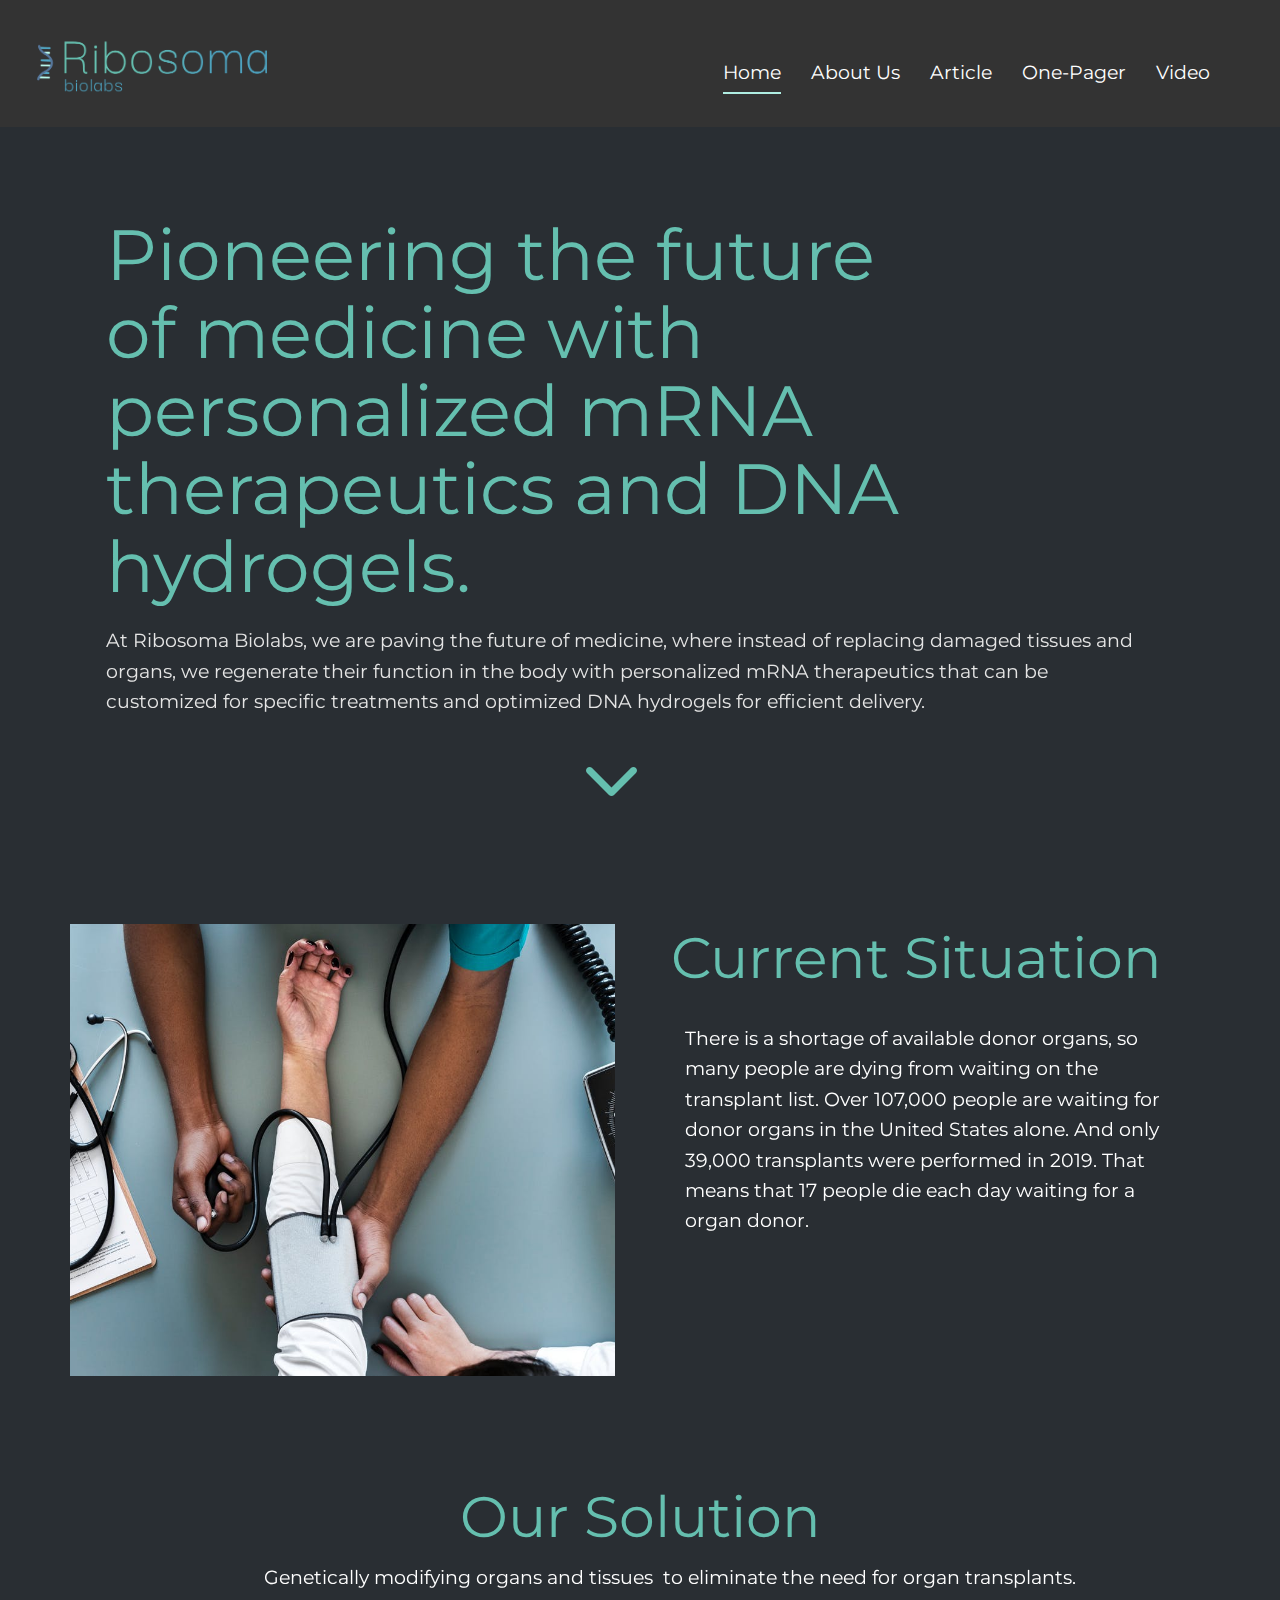
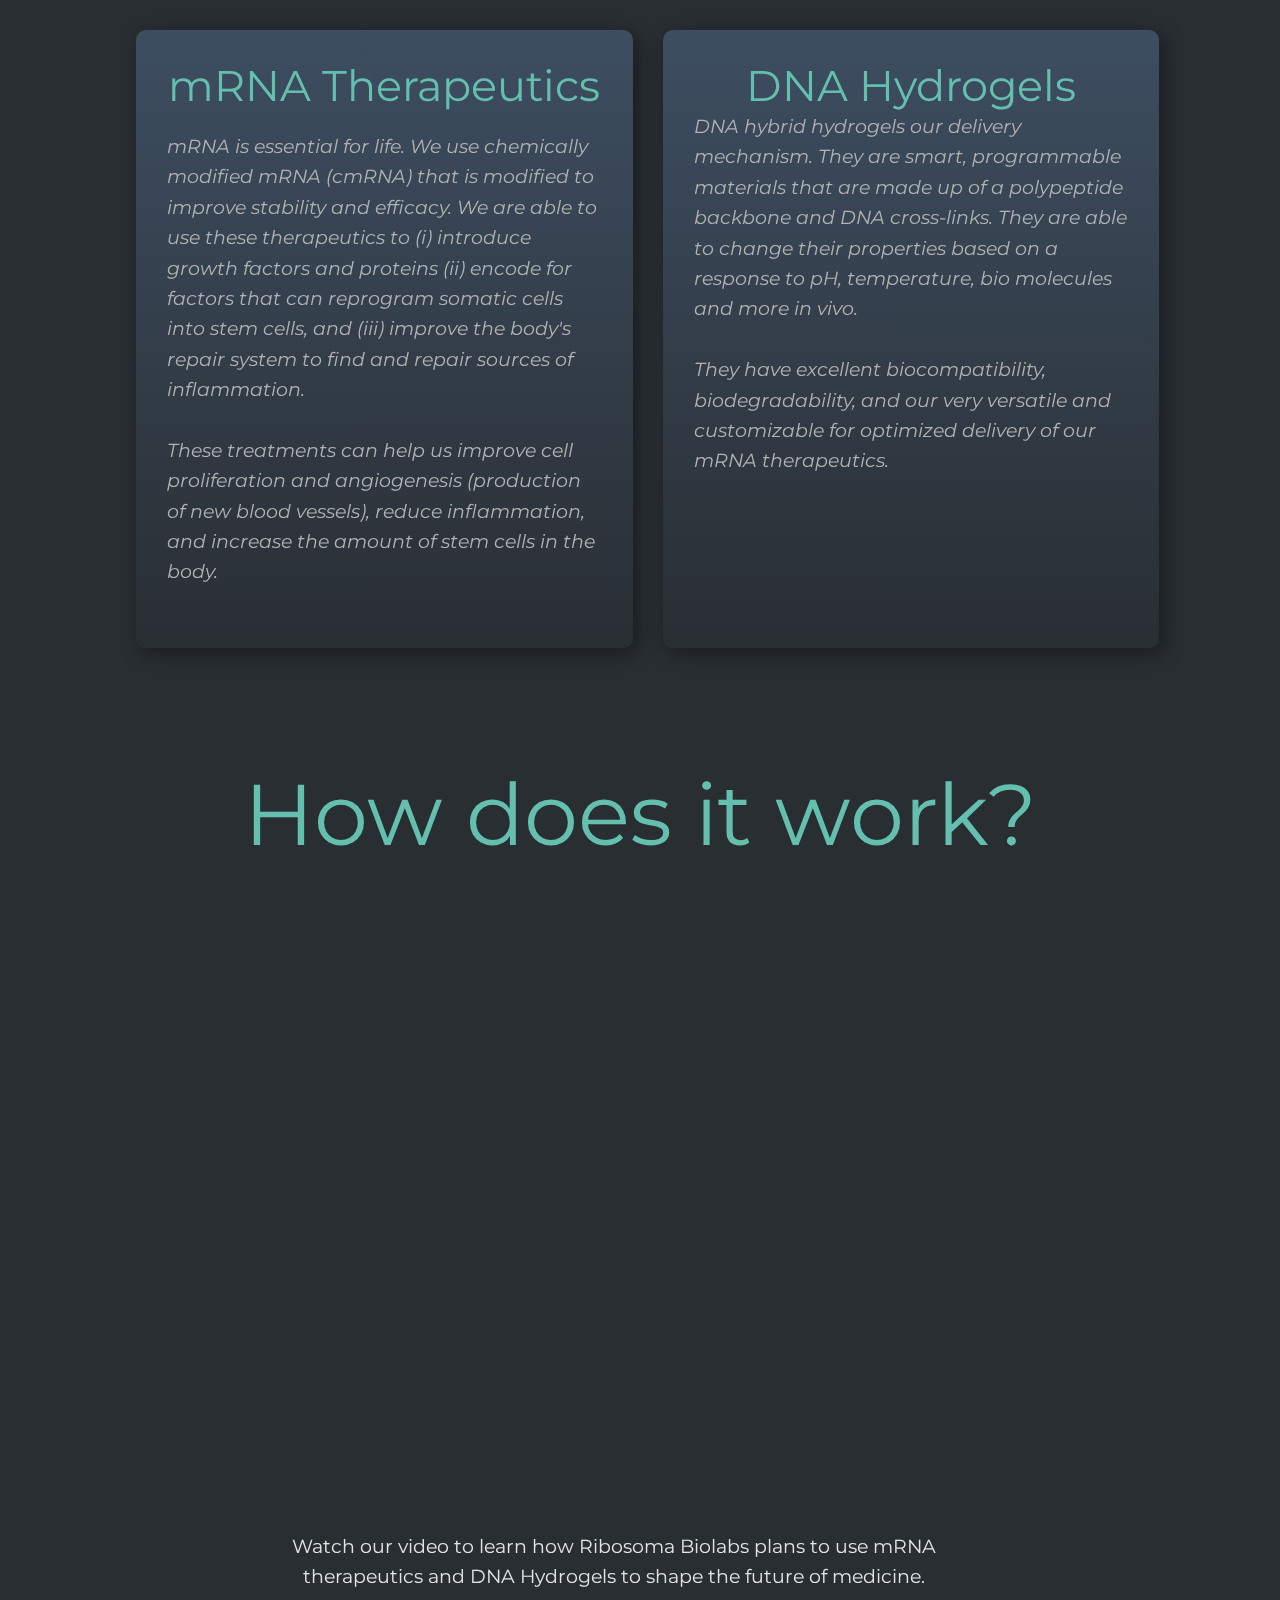
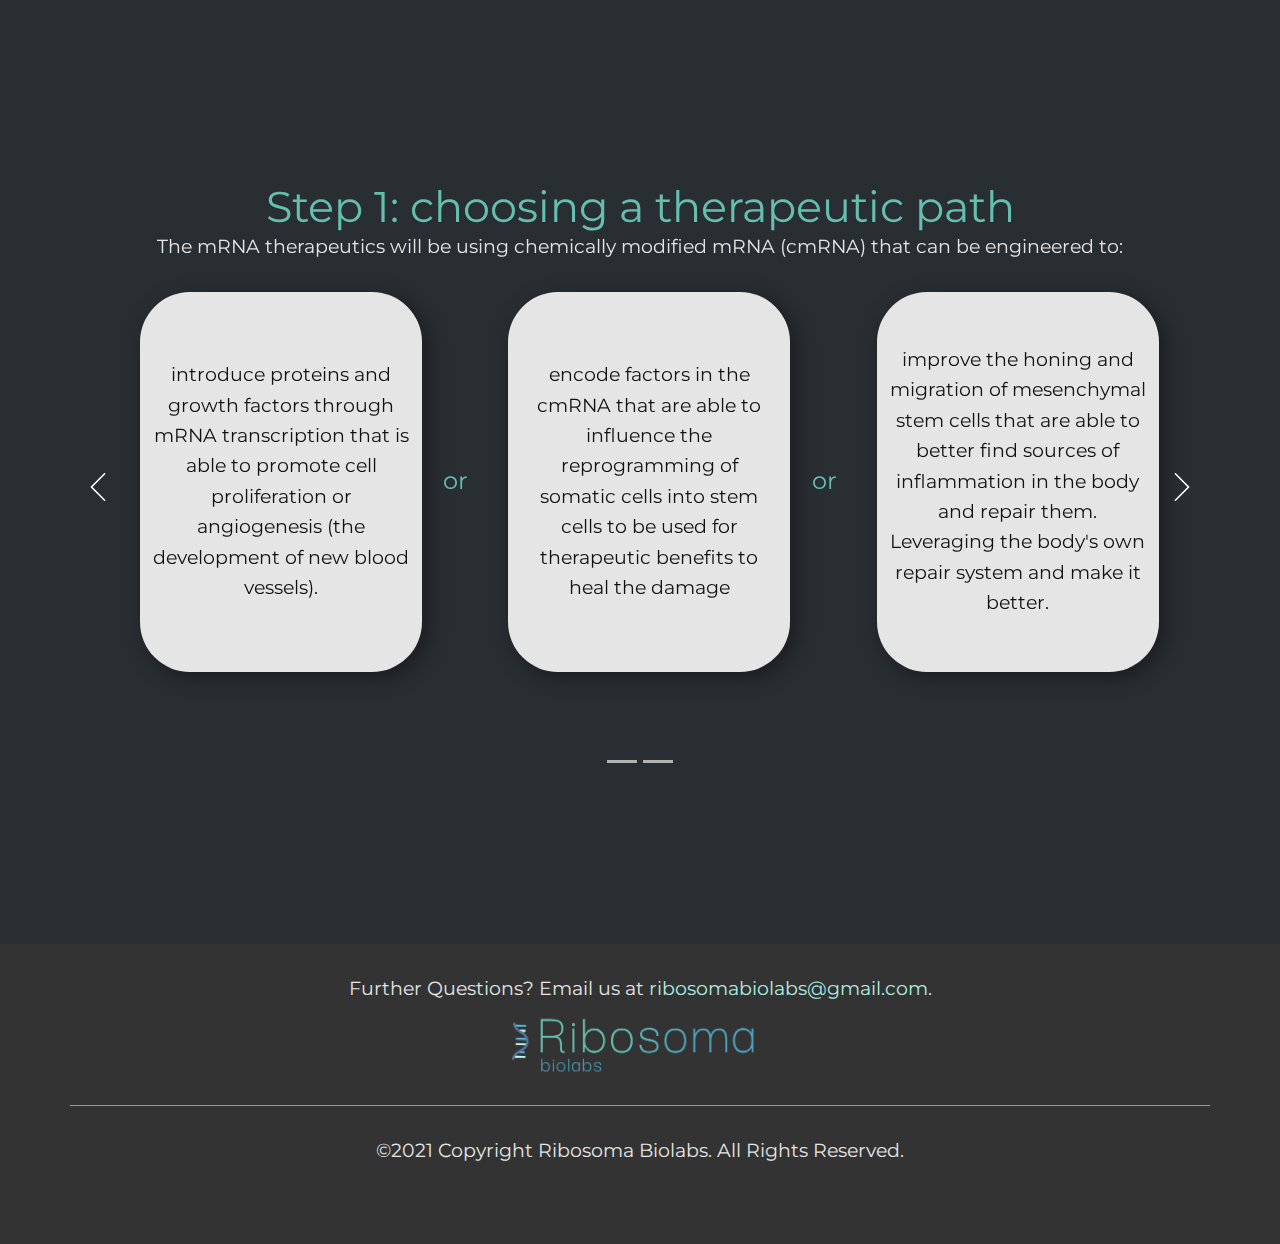
<file: index.html>
<!DOCTYPE html>
<html style="font-size: 19px;" lang="en-CA">
  <head>
    <meta name="viewport" content="width=device-width, initial-scale=1.0">
    <meta charset="utf-8">
    <meta name="keywords" content="MEDICINE CENTER ON THE GO!">
    <meta name="description" content="">
    <meta name="page_type" content="np-template-header-footer-from-plugin">
    <title>Home</title>
    <link rel="stylesheet" href="nicepage.css" media="screen">
<link rel="stylesheet" href="Home.css" media="screen">
    <script class="u-script" type="text/javascript" src="jquery-1.9.1.min.js" defer=""></script>
    <script class="u-script" type="text/javascript" src="nicepage.js" defer=""></script>
    <link rel="icon" href="images/favicon.png">
    <link id="u-theme-google-font" rel="stylesheet" href="https://fonts.googleapis.com/css?family=Montserrat:100,100i,200,200i,300,300i,400,400i,500,500i,600,600i,700,700i,800,800i,900,900i">
    
    
    
    
    
    
    
    <script type="application/ld+json">{
		"@context": "http://schema.org",
		"@type": "Organization",
		"name": "mrna",
		"url": "index.html",
		"logo": "images/RibosomaLogo2.png"
}</script>
    <meta property="og:title" content="Home">
    <meta property="og:type" content="website">
    <meta name="theme-color" content="#afede2">
    <link rel="canonical" href="index.html">
    <meta property="og:url" content="index.html">
  </head>
  <body class="u-body"><header class="u-clearfix u-grey-80 u-header u-sticky u-header" id="sec-64b2"><a href="index.html" class="u-image u-logo u-image-1" data-image-width="736" data-image-height="287">
    <img src="images/RibosomaLogo2.png" class="u-logo-image u-logo-image-1" data-image-width="317.5469">
  </a><nav class="u-menu u-menu-dropdown u-offcanvas u-menu-1">
    <div class="menu-collapse" style="font-size: 1rem; letter-spacing: 0px;">
      <a class="u-button-style u-custom-left-right-menu-spacing u-custom-padding-bottom u-custom-text-active-color u-custom-text-color u-custom-text-hover-color u-custom-top-bottom-menu-spacing u-nav-link u-text-active-palette-1-base u-text-hover-palette-2-base" href="#">
        <svg class=""><use xlink:href="#menu-hamburger" class=""></use></svg>
        <svg version="1.1" xmlns="http://www.w3.org/2000/svg" xmlns:xlink="http://www.w3.org/1999/xlink" class=""><defs class=""><symbol id="menu-hamburger" viewBox="0 0 16 16" style="width: 16px; height: 16px;" class=""><rect y="1" width="16" height="2" class=""></rect><rect y="7" width="16" height="2" class=""></rect><rect y="13" width="16" height="2" class=""></rect>
</symbol>
</defs></svg>
      </a>
    </div>
    <div class="u-custom-menu u-nav-container">
      <ul class="u-nav u-spacing-30 u-unstyled u-nav-1"><li class="u-nav-item"><a class="u-border-2 u-border-active-palette-1-base u-border-hover-palette-1-light-1 u-border-no-left u-border-no-right u-border-no-top u-button-style u-nav-link u-text-active-white u-text-body-alt-color u-text-hover-palette-1-base" href="index.html" style="padding: 10px 0px;">Home</a>
</li><li class="u-nav-item"><a class="u-border-2 u-border-active-palette-1-base u-border-hover-palette-1-light-1 u-border-no-left u-border-no-right u-border-no-top u-button-style u-nav-link u-text-active-white u-text-body-alt-color u-text-hover-palette-1-base" href="About-Us.html" style="padding: 10px 0px;">About Us</a>
</li><li class="u-nav-item"><a class="u-border-2 u-border-active-palette-1-base u-border-hover-palette-1-light-1 u-border-no-left u-border-no-right u-border-no-top u-button-style u-nav-link u-text-active-white u-text-body-alt-color u-text-hover-palette-1-base" href="https://www.notion.so/Article-b669ada22b6848acb3f72e892e92bc38" target="_blank" style="padding: 10px 0px;">Article</a>
</li><li class="u-nav-item"><a class="u-border-2 u-border-active-palette-1-base u-border-hover-palette-1-light-1 u-border-no-left u-border-no-right u-border-no-top u-button-style u-nav-link u-text-active-white u-text-body-alt-color u-text-hover-palette-1-base" href="https://drive.google.com/file/d/1k8L4ykEU6aEDkDtCGhldfdQqwWgheXsb/view?usp=sharing" target="_blank" style="padding: 10px 0px;">One-Pager</a>
</li><li class="u-nav-item"><a class="u-border-2 u-border-active-palette-1-base u-border-hover-palette-1-light-1 u-border-no-left u-border-no-right u-border-no-top u-button-style u-nav-link u-text-active-white u-text-body-alt-color u-text-hover-palette-1-base" href="https://www.youtube.com/watch?v=AV0CRTgM9yU" target="_blank" style="padding: 10px 0px;">Video</a>
</li></ul>
    </div>
    <div class="u-custom-menu u-nav-container-collapse">
      <div class="u-black u-container-style u-inner-container-layout u-opacity u-opacity-95 u-sidenav">
        <div class="u-sidenav-overflow">
          <div class="u-menu-close"></div>
          <ul class="u-align-center u-nav u-popupmenu-items u-unstyled u-nav-2"><li class="u-nav-item"><a class="u-button-style u-nav-link" href="index.html" style="padding: 10px 0px;">Home</a>
</li><li class="u-nav-item"><a class="u-button-style u-nav-link" href="About-Us.html" style="padding: 10px 0px;">About Us</a>
</li><li class="u-nav-item"><a class="u-button-style u-nav-link" href="https://www.notion.so/Article-b669ada22b6848acb3f72e892e92bc38" target="_blank" style="padding: 10px 0px;">Article</a>
</li><li class="u-nav-item"><a class="u-button-style u-nav-link" href="https://drive.google.com/file/d/1IPS5QIrVwqDZl_W9Sy9QjgPNqt1t-FVQ/view?usp=sharing" target="_blank" style="padding: 10px 0px;">One-Pager</a>
</li><li class="u-nav-item"><a class="u-button-style u-nav-link" href="https://www.youtube.com/watch?v=AV0CRTgM9yU" target="_blank" style="padding: 10px 0px;">Video</a>
</li></ul>
        </div>
      </div>
      <div class="u-black u-menu-overlay u-opacity u-opacity-70"></div>
    </div>
  </nav></header> 
<section class="u-clearfix u-palette-5-dark-3 u-section-1" id="sec-bc13">
  <div class="u-clearfix u-sheet u-valign-middle-md u-valign-middle-sm u-sheet-1">
    <div class="u-container-style u-expanded-width-lg u-expanded-width-md u-expanded-width-sm u-expanded-width-xs u-group u-group-1">
      <div class="u-container-layout u-valign-middle-lg u-container-layout-1">
        <h1 class="u-text u-text-palette-2-base u-title u-text-1" data-animation-name="fadeIn" data-animation-duration="1000" data-animation-delay="0">Pioneering the future of medicine with personalized mRNA therapeutics and DNA hydrogels.</h1>
        <p class="u-text u-text-2" data-animation-name="fadeIn" data-animation-duration="1000" data-animation-delay="0">At Ribosoma Biolabs, we are paving the future of medicine, where instead of replacing damaged tissues and organs, we regenerate their function in the body with personalized mRNA therapeutics that can be customized for specific treatments and optimized DNA hydrogels for efficient delivery.</p><span class="u-align-center-lg u-align-center-md u-align-center-sm u-align-center-xs u-icon u-icon-circle u-radius-10 u-text-palette-2-base u-icon-1" data-href="/index.html#sec-4535" data-page-id="353323" data-animation-name="slideIn" data-animation-duration="1000" data-animation-delay="0" data-animation-direction="Down"><svg class="u-svg-link" preserveAspectRatio="xMidYMin slice" viewBox="0 0 451.847 451.847" style=""><use xlink:href="#svg-ad6b"></use></svg><svg class="u-svg-content" viewBox="0 0 451.847 451.847" x="0px" y="0px" id="svg-ad6b" style=""><g><path d="M225.923,354.706c-8.098,0-16.195-3.092-22.369-9.263L9.27,151.157c-12.359-12.359-12.359-32.397,0-44.751   c12.354-12.354,32.388-12.354,44.748,0l171.905,171.915l171.906-171.909c12.359-12.354,32.391-12.354,44.744,0   c12.365,12.354,12.365,32.392,0,44.751L248.292,345.449C242.115,351.621,234.018,354.706,225.923,354.706z"></path>
</g></svg></span>
      </div>
    </div>
  </div>
</section>
<section class="u-clearfix u-palette-5-dark-3 u-section-2" id="sec-4535">
  <div class="u-clearfix u-sheet u-valign-middle-lg u-valign-middle-xl u-sheet-1">
    <div class="u-clearfix u-expanded-width u-gutter-50 u-layout-wrap u-layout-wrap-1">
      <div class="u-layout">
        <div class="u-layout-row">
          <div class="u-container-style u-image u-layout-cell u-left-cell u-size-30 u-image-1" data-animation-name="fadeIn" data-animation-duration="1000" data-animation-delay="0">
            <div class="u-container-layout"></div>
          </div>
          <div class="u-container-style u-layout-cell u-right-cell u-size-30 u-layout-cell-2">
            <div class="u-container-layout">
              <h3 class="u-text u-text-palette-2-base u-text-1" data-animation-name="fadeIn" data-animation-duration="1000" data-animation-delay="0">Current Situation</h3>
              <p class="u-text u-text-body-alt-color u-text-2" data-animation-name="fadeIn" data-animation-duration="1000" data-animation-delay="0">There is a shortage of available donor organs, so many people are dying from waiting on the transplant list. Over 107,000 people are waiting for donor organs in the United States alone. And only 39,000 transplants were performed in 2019. That means that 17 people die each day waiting for a organ donor.</p>
            </div>
          </div>
        </div>
      </div>
    </div>
  </div>
</section>
<section class="u-align-center u-clearfix u-palette-5-dark-3 u-section-3" id="carousel_2d09">
  <div class="u-clearfix u-sheet u-valign-middle-sm u-sheet-1">
    <h3 class="u-align-center u-text u-text-palette-2-base u-text-1" data-animation-name="fadeIn" data-animation-duration="1000" data-animation-delay="0">Our Solution</h3>
    <p class="u-align-center u-text u-text-body-alt-color u-text-2" data-animation-name="fadeIn" data-animation-duration="1000" data-animation-delay="0">Genetically modifying organs and tissues&nbsp; to eliminate the need for organ transplants.</p>
    <div class="u-expanded-width-md u-expanded-width-sm u-expanded-width-xs u-list u-list-1">
      <div class="u-repeater u-repeater-1">
        <div class="u-container-style u-gradient u-list-item u-repeater-item u-shape-round u-list-item-1" data-animation-name="fadeIn" data-animation-duration="1000" data-animation-delay="0">
          <div class="u-container-layout u-similar-container u-valign-middle-lg u-valign-middle-md u-valign-middle-sm u-container-layout-1">
            <h3 class="u-align-center u-text u-text-palette-2-base u-text-3" spellcheck="false">mRNA Therapeutics</h3>
            <p class="u-align-left u-text u-text-grey-30 u-text-4" spellcheck="false">mRNA is essential for life. We use chemically modified mRNA (cmRNA) that is modified to improve stability and efficacy. We are able to use these therapeutics to (i) introduce growth factors and proteins (ii) encode for factors that can reprogram somatic cells into stem cells, and (iii) improve the body's repair system to find and repair sources of inflammation.<br>
              <br>These treatments can help us improve cell proliferation and angiogenesis (production of new blood vessels), reduce inflammation, and increase the amount of stem cells in the body.<br>
              <br>
            </p>
          </div>
        </div>
        <div class="u-container-style u-gradient u-list-item u-repeater-item u-shape-round u-list-item-2" data-animation-name="fadeIn" data-animation-duration="1000" data-animation-delay="0">
          <div class="u-container-layout u-similar-container u-valign-middle-lg u-valign-middle-md u-valign-middle-sm u-container-layout-2">
            <h3 class="u-align-center u-text u-text-palette-2-base u-text-5">DNA Hydrogels</h3>
            <p class="u-align-left u-text u-text-grey-30 u-text-6" spellcheck="false">DNA hybrid hydrogels our delivery mechanism. They are smart, programmable materials that are made up of a polypeptide backbone and DNA cross-links. They are able to change their properties based on a response to pH, temperature, bio molecules and more in vivo.&nbsp;<br>
              <br>They have excellent biocompatibility, biodegradability, and our very versatile and customizable for optimized delivery of our mRNA therapeutics.<br>
            </p>
          </div>
        </div>
      </div>
    </div>
  </div>
</section>
<section class="u-align-center u-clearfix u-palette-5-dark-3 u-section-4" id="sec-64fa">
  <div class="u-clearfix u-sheet u-valign-middle-md u-valign-middle-xs u-sheet-1">
    <h1 class="u-text u-text-palette-2-base u-text-1" data-animation-name="fadeIn" data-animation-duration="1000" data-animation-delay="0">How does it work?</h1>
  </div>
</section>
<section class="u-align-center u-clearfix u-palette-5-dark-3 u-section-5" id="sec-93e9">
  <div class="u-clearfix u-sheet u-valign-middle-sm u-sheet-1">
    <div class="u-align-center u-expanded-width-sm u-expanded-width-xs u-video u-video-1" data-animation-name="fadeIn" data-animation-duration="1000" data-animation-delay="0">
      <div class="embed-responsive embed-responsive-1">
        <iframe style="position: absolute;top: 0;left: 0;width: 100%;height: 100%;" class="embed-responsive-item" src="https://www.youtube.com/embed/AV0CRTgM9yU?mute=0&amp;showinfo=0&amp;controls=1&amp;start=0" frameborder="0" allowfullscreen=""></iframe>
      </div>
    </div>
    <p class="u-text u-text-1" data-animation-name="fadeIn" data-animation-duration="1000" data-animation-delay="0">Watch our video to learn how Ribosoma Biolabs plans to use mRNA therapeutics and DNA Hydrogels to shape the future of medicine.</p>
  </div>
</section>
<section class="u-align-center u-clearfix u-palette-5-dark-3 u-section-6" id="sec-e7b8">
  <div class="u-clearfix u-sheet u-sheet-1">
    <div id="carousel-a368" data-interval="5000" data-u-ride="carousel" class="pointer-event u-carousel u-carousel-left u-expanded-width u-slider u-slider-1">
      <ol class="u-absolute-hcenter u-carousel-indicators u-carousel-indicators-1">
        <li data-u-target="#carousel-a368" class="u-active u-grey-30" data-u-slide-to="0"></li>
        <li data-u-target="#carousel-a368" class="u-grey-30" data-u-slide-to="1"></li>
      </ol>
      <div class="u-carousel-inner" role="listbox">
        <div class="test-slide u-active u-carousel-item u-container-style u-slide">
          <div class="u-container-layout u-container-layout-2">
            <h3 class="u-align-center u-text u-text-palette-2-base u-text-1" data-animation-name="fadeIn" data-animation-duration="1000" data-animation-delay="0">Step 1: choosing a therapeutic path </h3>
            <p class="u-align-center u-text u-text-4" data-animation-name="fadeIn" data-animation-duration="1000" data-animation-delay="0">The mRNA therapeutics will be using chemically modified mRNA (cmRNA) that can be engineered to:</p>
            <div class="u-palette-1-base u-shape u-shape-rectangle u-shape-1"></div>

            <div class="grid-container">
              <div class="grid-item small-responsive u-align-center u-container-style u-grey-10 u-group u-radius-50 u-shape-round u-group-1" data-animation-name="fadeIn" data-animation-duration="1000" data-animation-delay="0">
                <p class="u-text-body-color u-text text-body vertical-center">introduce proteins and growth factors through mRNA transcription that is able to promote cell proliferation or angiogenesis (the development of new blood vessels).</p>
              </div>
              <div class="grid-item vertical-center" data-animation-name="fadeIn" data-animation-duration="1000" data-animation-delay="0">
                <h5 class="u-align-center u-text u-text-palette-2-base" data-animation-name="fadeIn" data-animation-duration="1000" data-animation-delay="0">or</h5>
              </div>
              <div class="grid-item small-responsive u-align-center u-container-style u-grey-10 u-group u-radius-50 u-shape-round u-group-1" data-animation-name="fadeIn" data-animation-duration="1000" data-animation-delay="0">
                <p class="u-text-body-color u-text text-body vertical-center">encode factors in the cmRNA that are able to influence the reprogramming of somatic cells into stem cells to be used for therapeutic benefits to heal the damage</p>
              </div>
              <div class="grid-item vertical-center" data-animation-name="fadeIn" data-animation-duration="1000" data-animation-delay="0">
                <h5 class="u-align-center u-text u-text-palette-2-base" data-animation-name="fadeIn" data-animation-duration="1000" data-animation-delay="0">or</h5>
              </div>
              <div class="grid-item small-responsive u-align-center u-container-style u-grey-10 u-group u-radius-50 u-shape-round u-group-1" data-animation-name="fadeIn" data-animation-duration="1000" data-animation-delay="0">
                <p class="u-text-body-color u-text text-body vertical-center">improve the honing and migration of mesenchymal stem cells that are able to better find sources of inflammation in the body and repair them. Leveraging the body's own repair system and make it better.</p>
              </div>
            </div>
          </div>
        </div>
        <div class="test-slide u-carousel-item u-container-style u-slide">
          <div class="u-container-layout u-valign-bottom-md u-container-layout-1">
            <h3 class="u-align-center u-text u-text-palette-2-base u-text-1" data-animation-name="fadeIn" data-animation-duration="1000" data-animation-delay="0">Step 2: generating and modifying a mRNA sequence</h3>
            <p class="u-align-center u-text u-text-2" data-animation-name="fadeIn" data-animation-duration="1000" data-animation-delay="0">After choosing a specific function and organ, we generate optimized mRNA sequences for maximum efficiency. Alongside the help of DNA Hydrogels as our delivery mechanism, we modify our mRNA in 4 ways to increase stability and efficacy: 5' Prime Cap Structure, 5' and 3' untranslated regions (UTRs), Poly(A) tail, Coding Nucleotides.</p>
            <img src="images/mrna.png" alt="" class="u-align-center u-image u-image-round u-radius-10 u-image-1" data-image-width="864" data-image-height="714" data-animation-name="fadeIn" data-animation-duration="1000" data-animation-delay="0">
          </div>
        </div>
      </div>
      <a class="u-absolute-vcenter u-carousel-control u-carousel-control-prev u-opacity u-opacity-40 u-spacing-14 u-text-body-alt-color u-text-hover-palette-2-base u-carousel-control-1" href="#carousel-a368" role="button" data-u-slide="prev">
        <span aria-hidden="true">
          <svg viewBox="0 0 477.175 477.175"><path d="M145.188,238.575l215.5-215.5c5.3-5.3,5.3-13.8,0-19.1s-13.8-5.3-19.1,0l-225.1,225.1c-5.3,5.3-5.3,13.8,0,19.1l225.1,225
                c2.6,2.6,6.1,4,9.5,4s6.9-1.3,9.5-4c5.3-5.3,5.3-13.8,0-19.1L145.188,238.575z"></path></svg>
        </span>
        <span class="sr-only">+Previous</span>
      </a>
      <a class="u-absolute-vcenter u-carousel-control u-carousel-control-next u-opacity u-opacity-40 u-spacing-14 u-text-body-alt-color u-text-hover-palette-2-base u-carousel-control-2" href="#carousel-a368" role="button" data-u-slide="next">
        <span aria-hidden="true">
          <svg viewBox="0 0 477.175 477.175"><path d="M360.731,229.075l-225.1-225.1c-5.3-5.3-13.8-5.3-19.1,0s-5.3,13.8,0,19.1l215.5,215.5l-215.5,215.5
                c-5.3,5.3-5.3,13.8,0,19.1c2.6,2.6,6.1,4,9.5,4c3.4,0,6.9-1.3,9.5-4l225.1-225.1C365.931,242.875,365.931,234.275,360.731,229.075z"></path></svg>
        </span>
        <span class="sr-only">+Next</span>
      </a>
    </div>
  </div>
</section>


<footer class="u-clearfix u-footer u-grey-80" id="sec-d28a"><div class="u-clearfix u-sheet u-sheet-1">
    <p class="u-align-center u-text u-text-1" spellcheck="false">Further Questions? Email us at <a href="mailto:ribosomabiolabs@gmail.com" class="u-active-none u-border-none u-btn u-button-link u-button-style u-hover-none u-none u-text-palette-1-base u-btn-1">ribosomabiolabs@gmail.com</a>.
    </p>
    <a href="https://nicepage.com" class="u-align-center u-image u-logo u-image-1" data-image-width="736" data-image-height="287">
      <img src="images/RibosomaLogo2.png" class="u-logo-image u-logo-image-1" data-image-width="335.387">
    </a>
    <div class="u-border-1 u-border-white u-expanded-width u-line u-line-horizontal u-opacity u-opacity-50 u-line-1"></div>
    <p class="u-align-center u-text u-text-2">©2021 Copyright Ribosoma Biolabs. All Rights Reserved.</p>
  </div></footer><span style="height: 64px; width: 64px; margin-left: 0px; margin-right: auto; margin-top: 0px; background-image: linear-gradient(#999999, #c0d5ec); right: 20px; bottom: 20px;" class="u-back-to-top u-gradient u-icon u-icon-circle u-opacity u-opacity-80 u-spacing-15" data-href="#">
    <svg class="u-svg-link" preserveAspectRatio="xMidYMin slice" viewBox="0 0 551.13 551.13"><use xmlns:xlink="http://www.w3.org/1999/xlink" xlink:href="#svg-1d98" class=""></use></svg>
    <svg class="u-svg-content" enable-background="new 0 0 551.13 551.13" viewBox="0 0 551.13 551.13" xmlns="http://www.w3.org/2000/svg" id="svg-1d98"><path d="m275.565 189.451 223.897 223.897h51.668l-275.565-275.565-275.565 275.565h51.668z" class=""></path></svg>
</span>
</body>
</html>
</file>
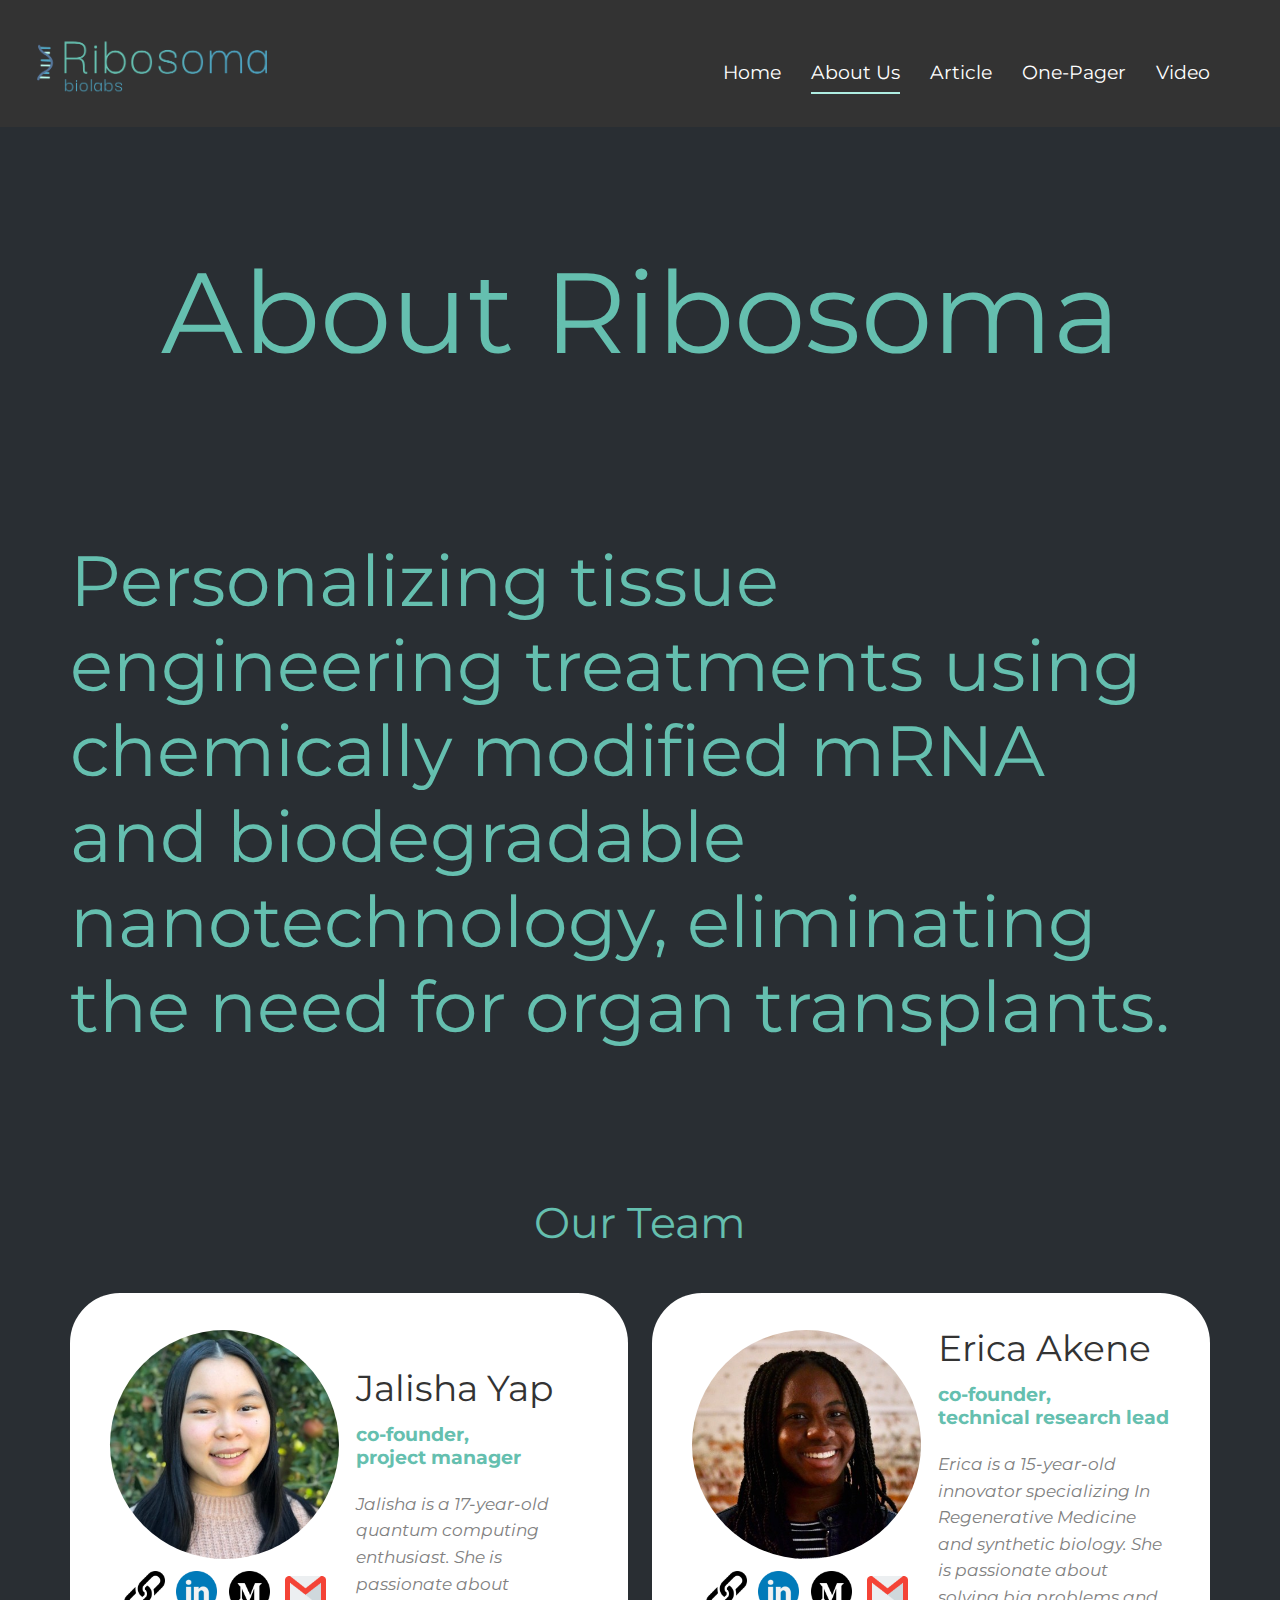
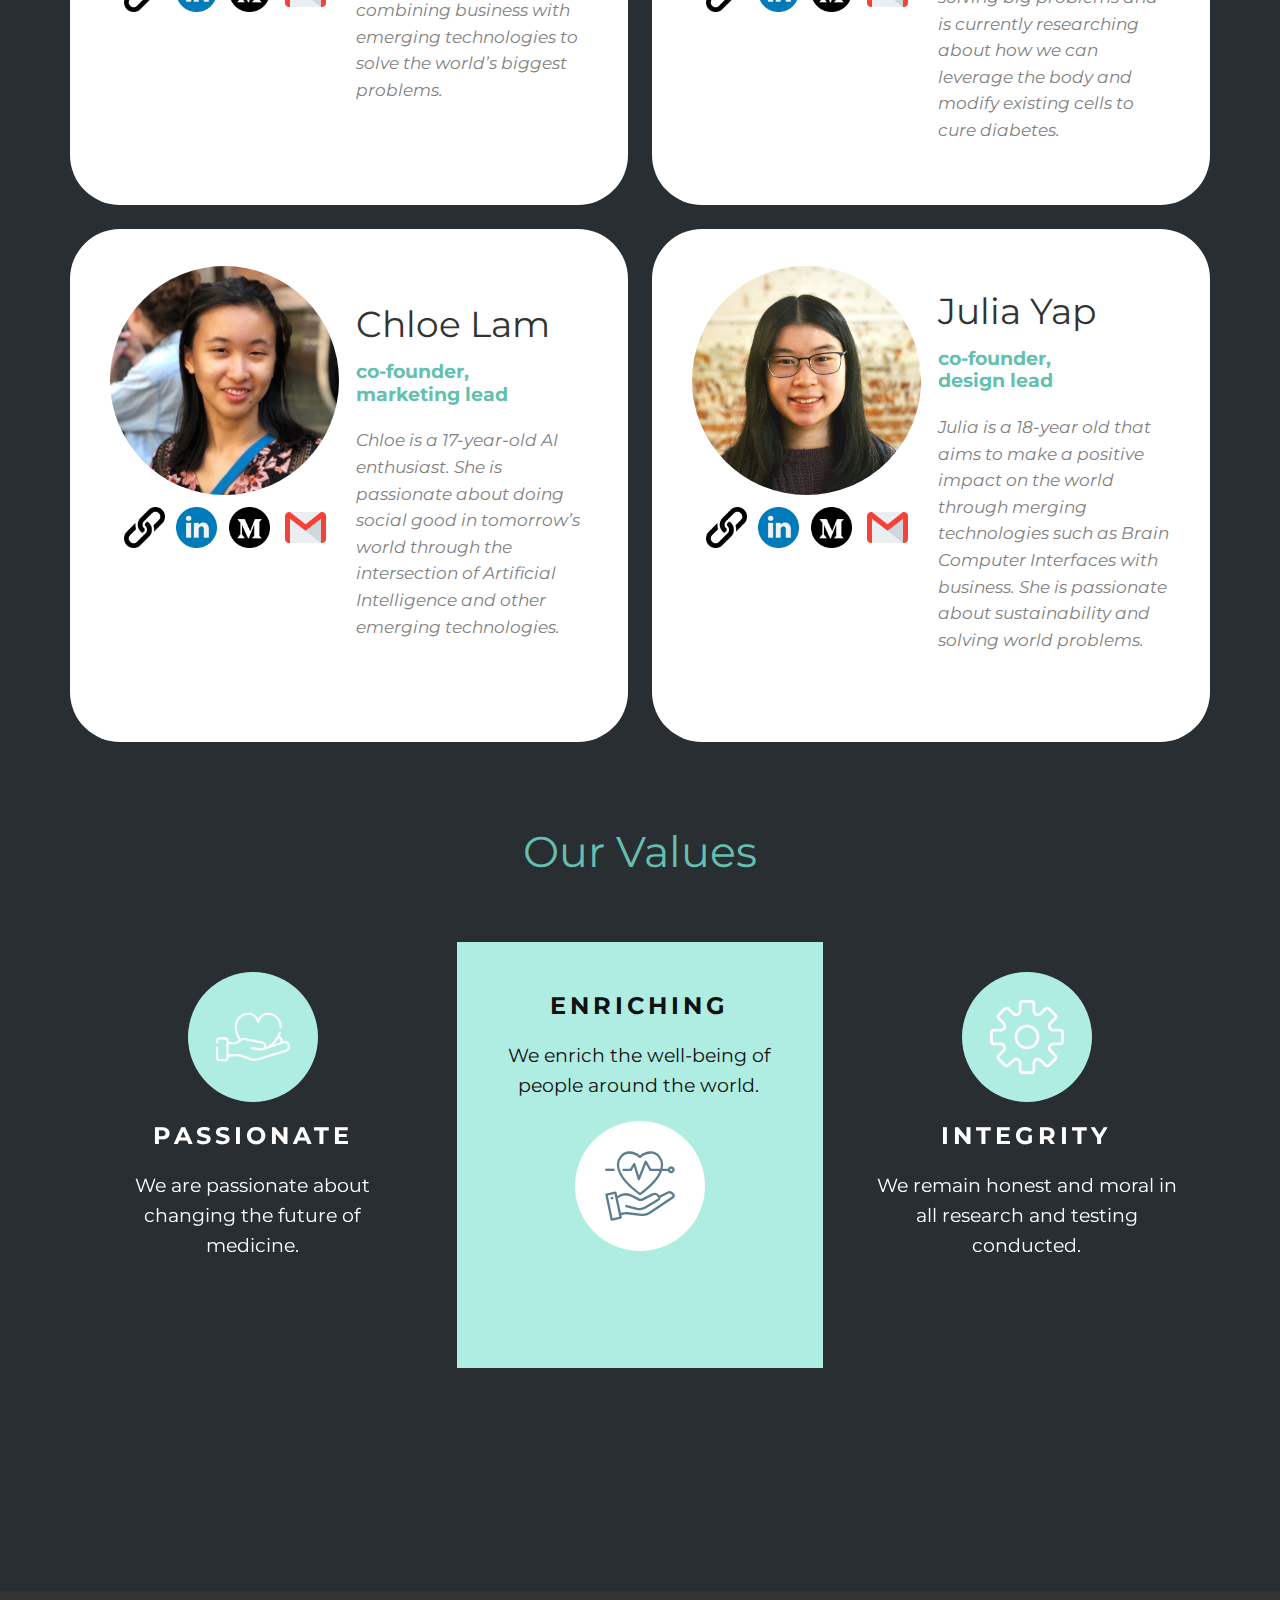
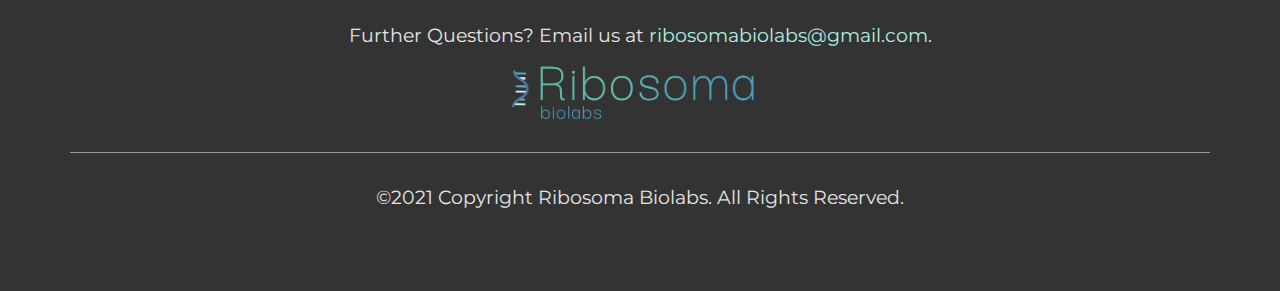
<file: About-Us.html>
<!DOCTYPE html>
<html style="font-size: 19px;" lang="en-CA">
  <head>
    <meta name="viewport" content="width=device-width, initial-scale=1.0">
    <meta charset="utf-8">
    <meta name="keywords" content="MEDICINE CENTER ON THE GO!">
    <meta name="description" content="">
    <meta name="page_type" content="np-template-header-footer-from-plugin">
    <title>About Us</title>
    <link rel="stylesheet" href="nicepage.css" media="screen">
<link rel="stylesheet" href="About-Us.css" media="screen">
    <script class="u-script" type="text/javascript" src="jquery-1.9.1.min.js" defer=""></script>
    <script class="u-script" type="text/javascript" src="nicepage.js" defer=""></script>
    <link rel="icon" href="images/favicon.png">
    <link id="u-theme-google-font" rel="stylesheet" href="https://fonts.googleapis.com/css?family=Montserrat:100,100i,200,200i,300,300i,400,400i,500,500i,600,600i,700,700i,800,800i,900,900i">
    <link id="u-page-google-font" rel="stylesheet" href="https://fonts.googleapis.com/css?family=Montserrat:100,100i,200,200i,300,300i,400,400i,500,500i,600,600i,700,700i,800,800i,900,900i|Playfair+Display:400,400i,500,500i,600,600i,700,700i,800,800i,900,900i">
    
    
    
    
    
    <script type="application/ld+json">{
		"@context": "http://schema.org",
		"@type": "Organization",
		"name": "mrna",
		"url": "index.html",
		"logo": "images/RibosomaLogo2.png"
}</script>
    <meta property="og:title" content="About Us">
    <meta property="og:type" content="website">
    <meta name="theme-color" content="#afede2">
    <link rel="canonical" href="index.html">
    <meta property="og:url" content="index.html">
  </head>
  <body class="u-body"><header class="u-clearfix u-grey-80 u-header u-sticky u-header" id="sec-64b2"><a href="#" class="u-image u-logo u-image-1" data-image-width="736" data-image-height="287">
        <img src="images/RibosomaLogo2.png" class="u-logo-image u-logo-image-1" data-image-width="317.5469">
      </a><nav class="u-menu u-menu-dropdown u-offcanvas u-menu-1">
        <div class="menu-collapse" style="font-size: 1rem; letter-spacing: 0px;">
          <a class="u-button-style u-custom-left-right-menu-spacing u-custom-padding-bottom u-custom-text-active-color u-custom-text-color u-custom-text-hover-color u-custom-top-bottom-menu-spacing u-nav-link u-text-active-palette-1-base u-text-hover-palette-2-base" href="#">
            <svg class=""><use xlink:href="#menu-hamburger" class=""></use></svg>
            <svg version="1.1" xmlns="http://www.w3.org/2000/svg" xmlns:xlink="http://www.w3.org/1999/xlink" class=""><defs class=""><symbol id="menu-hamburger" viewBox="0 0 16 16" style="width: 16px; height: 16px;" class=""><rect y="1" width="16" height="2" class=""></rect><rect y="7" width="16" height="2" class=""></rect><rect y="13" width="16" height="2" class=""></rect>
</symbol>
</defs></svg>
          </a>
        </div>
        <div class="u-custom-menu u-nav-container">
          <ul class="u-nav u-spacing-30 u-unstyled u-nav-1"><li class="u-nav-item"><a class="u-border-2 u-border-active-palette-1-base u-border-hover-palette-1-light-1 u-border-no-left u-border-no-right u-border-no-top u-button-style u-nav-link u-text-active-white u-text-body-alt-color u-text-hover-palette-1-base" href="Home.html" style="padding: 10px 0px;">Home</a>
</li><li class="u-nav-item"><a class="u-border-2 u-border-active-palette-1-base u-border-hover-palette-1-light-1 u-border-no-left u-border-no-right u-border-no-top u-button-style u-nav-link u-text-active-white u-text-body-alt-color u-text-hover-palette-1-base" href="About-Us.html" style="padding: 10px 0px;">About Us</a>
</li><li class="u-nav-item"><a class="u-border-2 u-border-active-palette-1-base u-border-hover-palette-1-light-1 u-border-no-left u-border-no-right u-border-no-top u-button-style u-nav-link u-text-active-white u-text-body-alt-color u-text-hover-palette-1-base" href="https://www.notion.so/Article-b669ada22b6848acb3f72e892e92bc38" target="_blank" style="padding: 10px 0px;">Article</a>
</li><li class="u-nav-item"><a class="u-border-2 u-border-active-palette-1-base u-border-hover-palette-1-light-1 u-border-no-left u-border-no-right u-border-no-top u-button-style u-nav-link u-text-active-white u-text-body-alt-color u-text-hover-palette-1-base" href="https://drive.google.com/file/d/1IPS5QIrVwqDZl_W9Sy9QjgPNqt1t-FVQ/view?usp=sharing" target="_blank" style="padding: 10px 0px;">One-Pager</a>
</li><li class="u-nav-item"><a class="u-border-2 u-border-active-palette-1-base u-border-hover-palette-1-light-1 u-border-no-left u-border-no-right u-border-no-top u-button-style u-nav-link u-text-active-white u-text-body-alt-color u-text-hover-palette-1-base" href="https://www.youtube.com/watch?v=AV0CRTgM9yU" target="_blank" style="padding: 10px 0px;">Video</a>
</li></ul>
        </div>
        <div class="u-custom-menu u-nav-container-collapse">
          <div class="u-black u-container-style u-inner-container-layout u-opacity u-opacity-95 u-sidenav">
            <div class="u-sidenav-overflow">
              <div class="u-menu-close"></div>
              <ul class="u-align-center u-nav u-popupmenu-items u-unstyled u-nav-2"><li class="u-nav-item"><a class="u-button-style u-nav-link" href="Home.html" style="padding: 10px 0px;">Home</a>
</li><li class="u-nav-item"><a class="u-button-style u-nav-link" href="About-Us.html" style="padding: 10px 0px;">About Us</a>
</li><li class="u-nav-item"><a class="u-button-style u-nav-link" href="https://www.notion.so/Article-b669ada22b6848acb3f72e892e92bc38" target="_blank" style="padding: 10px 0px;">Article</a>
</li><li class="u-nav-item"><a class="u-button-style u-nav-link" href="https://drive.google.com/file/d/1IPS5QIrVwqDZl_W9Sy9QjgPNqt1t-FVQ/view?usp=sharing" target="_blank" style="padding: 10px 0px;">One-Pager</a>
</li><li class="u-nav-item"><a class="u-button-style u-nav-link" href="https://www.youtube.com/watch?v=AV0CRTgM9yU" target="_blank" style="padding: 10px 0px;">Video</a>
</li></ul>
            </div>
          </div>
          <div class="u-black u-menu-overlay u-opacity u-opacity-70"></div>
        </div>
      </nav></header>
    <section class="u-align-center u-clearfix u-palette-5-dark-3 u-section-1" id="carousel_8aec" src="">
      <div class="u-clearfix u-sheet u-valign-middle u-sheet-1">
        <h1 class="u-align-center u-custom-font u-font-montserrat u-text u-text-palette-2-base u-title u-text-1" data-animation-name="fadeIn" data-animation-duration="1000" data-animation-delay="0" data-animation-direction="">About Ribosoma</h1>
      </div>
    </section>
    <section class="u-clearfix u-palette-5-dark-3 u-section-2" id="carousel_08fb">
      <div class="u-clearfix u-sheet u-valign-middle-sm u-valign-middle-xs u-sheet-1">
        <h3 class="u-text u-text-palette-2-base u-text-1" data-animation-name="fadeIn" data-animation-duration="1000" data-animation-delay="0">Personalizing tissue​ engineering treatments using chemically modified mRNA and biodegradable nanotechnology, eliminating the need for organ transplants.</h3>
      </div>
    </section>
    <section class="u-align-center u-clearfix u-palette-5-dark-3 u-valign-middle-xs u-section-3" id="carousel_69b5">
      <h3 class="u-align-center u-text u-text-palette-2-base u-text-1" spellcheck="false">Our Team</h3>
      <div class="u-list u-list-1">
        <div class="u-align-center-xs u-repeater u-repeater-1">
          <div class="u-align-center-xs u-container-style u-list-item u-radius-50 u-repeater-item u-shape-round u-white u-list-item-1" data-animation-name="fadeIn" data-animation-duration="1000" data-animation-delay="0">
            <div class="u-container-layout u-similar-container u-container-layout-1">
              <div alt="" class="u-align-center-xs u-image u-image-circle u-image-1" data-image-width="400" data-image-height="400"></div>
              <div class="u-container-style u-expanded-width-xs u-group u-group-1">
                <div class="u-container-layout u-valign-middle-xl u-container-layout-2">
                  <h4 class="u-custom-font u-heading-font u-text u-text-grey-80 u-text-2">Jalisha Yap</h4>
                  <h5 class="u-custom-font u-text u-text-font u-text-palette-2-base u-text-3">co-founder,<br>project manager
                  </h5>
                  <p class="u-text u-text-grey-50 u-text-4">Jalisha is a 17-year-old quantum computing enthusiast. She is passionate about combining business with emerging technologies to solve the world’s biggest problems.</p>
                </div>
              </div>
              <img src="images/link.png" alt="" class="u-image u-image-default u-preserve-proportions u-image-2" data-image-width="512" data-image-height="512" data-href="https://jalishayap.com/" data-target="_blank">
              <img src="images/linkedin.png" alt="" class="u-image u-image-default u-preserve-proportions u-image-3" data-image-width="512" data-image-height="512" data-href="https://www.linkedin.com/in/jalishayap/" data-target="_blank">
              <img src="images/gmail.png" alt="" class="u-image u-image-default u-preserve-proportions u-image-4" data-image-width="512" data-image-height="512" data-href="mailto:jalishayap@gmail.com">
              <img src="images/medium.png" alt="" class="u-image u-image-default u-preserve-proportions u-image-5" data-image-width="512" data-image-height="512" data-href="https://jalishayap.medium.com/" data-target="_blank">
            </div>
          </div>
          <div class="u-align-center-xs u-container-style u-list-item u-radius-50 u-repeater-item u-shape-round u-white u-list-item-2" data-animation-name="fadeIn" data-animation-duration="1000" data-animation-delay="0">
            <div class="u-container-layout u-similar-container u-container-layout-3">
              <div alt="" class="u-align-center-xs u-image u-image-circle u-image-6" data-image-width="400" data-image-height="400"></div>
              <div class="u-container-style u-expanded-width-xs u-group u-group-2">
                <div class="u-container-layout u-valign-middle-xl u-container-layout-4">
                  <h4 class="u-custom-font u-heading-font u-text u-text-grey-80 u-text-5">Erica Akene</h4>
                  <h5 class="u-custom-font u-text u-text-font u-text-palette-2-base u-text-6">co-founder,<br>technical research lead
                  </h5>
                  <p class="u-text u-text-grey-50 u-text-7">Erica is a 15-year-old innovator specializing In Regenerative Medicine and synthetic biology. She is passionate about solving big problems and is currently researching about how we can leverage the body and modify existing cells to cure diabetes.</p>
                </div>
              </div>
              <img src="images/link.png" alt="" class="u-image u-image-default u-preserve-proportions u-image-7" data-image-width="512" data-image-height="512" data-href="https://tks.life/profile/erica.akene#about" data-target="_blank">
              <img src="images/linkedin.png" alt="" class="u-image u-image-default u-preserve-proportions u-image-8" data-image-width="512" data-image-height="512" data-href="https://www.linkedin.com/in/erica-akene/" data-target="_blank">
              <img src="images/gmail.png" alt="" class="u-image u-image-default u-preserve-proportions u-image-9" data-image-width="512" data-image-height="512" data-href="mailto:enakenoakene@gmail.com">
              <img src="images/medium.png" alt="" class="u-image u-image-default u-preserve-proportions u-image-10" data-image-width="512" data-image-height="512" data-href="https://ericaakene.medium.com/" data-target="_blank">
            </div>
          </div>
          <div class="u-align-center-xs u-container-style u-list-item u-radius-50 u-repeater-item u-shape-round u-white u-list-item-3" data-animation-name="fadeIn" data-animation-duration="1000" data-animation-delay="0">
            <div class="u-container-layout u-similar-container u-container-layout-5">
              <div alt="" class="u-align-center-xs u-image u-image-circle u-image-11" data-image-width="505" data-image-height="505"></div>
              <div class="u-container-style u-expanded-width-xs u-group u-group-3">
                <div class="u-container-layout u-valign-middle-xl u-container-layout-6">
                  <h4 class="u-custom-font u-heading-font u-text u-text-grey-80 u-text-8">Chloe Lam</h4>
                  <h5 class="u-custom-font u-text u-text-font u-text-palette-2-base u-text-9">co-founder,<br>marketing lead
                  </h5>
                  <p class="u-text u-text-grey-50 u-text-10">Chloe is a 17-year-old AI enthusiast. She is passionate about doing social good in tomorrow’s world through the&nbsp; intersection of Artificial Intelligence and other emerging technologies.</p>
                </div>
              </div>
              <img src="images/link.png" alt="" class="u-image u-image-default u-preserve-proportions u-image-12" data-image-width="512" data-image-height="512" data-href="https://chloelam.net/" data-target="_blank">
              <img src="images/linkedin.png" alt="" class="u-image u-image-default u-preserve-proportions u-image-13" data-image-width="512" data-image-height="512" data-href="https://www.linkedin.com/in/chloe-lam-2407/" data-target="_blank">
              <img src="images/gmail.png" alt="" class="u-image u-image-default u-preserve-proportions u-image-14" data-image-width="512" data-image-height="512" data-href="mailto:chloelam2407@gmail.com">
              <img src="images/medium.png" alt="" class="u-image u-image-default u-preserve-proportions u-image-15" data-image-width="512" data-image-height="512" data-href="https://chloelam2407.medium.com/" data-target="_blank">
            </div>
          </div>
          <div class="u-align-center-xs u-container-style u-list-item u-radius-50 u-repeater-item u-shape-round u-white u-list-item-4" data-animation-name="fadeIn" data-animation-duration="1000" data-animation-delay="0">
            <div class="u-container-layout u-similar-container u-container-layout-7">
              <div alt="" class="u-align-center-xs u-image u-image-circle u-image-16" data-image-width="800" data-image-height="800"></div>
              <div class="u-container-style u-expanded-width-xs u-group u-group-4">
                <div class="u-container-layout u-valign-middle-xl u-container-layout-8">
                  <h4 class="u-custom-font u-heading-font u-text u-text-grey-80 u-text-11">Julia Yap</h4>
                  <h5 class="u-custom-font u-text u-text-font u-text-palette-2-base u-text-12">co-founder,<br>design lead
                  </h5>
                  <p class="u-text u-text-grey-50 u-text-13" spellcheck="false">Julia is a 18-year old that aims to make a positive impact on the world through merging technologies such as Brain Computer Interfaces with business. She is passionate about sustainability and solving world problems.</p>
                </div>
              </div>
              <img src="images/link.png" alt="" class="u-image u-image-default u-preserve-proportions u-image-17" data-image-width="512" data-image-height="512" data-href="https://tks.life/profile/julia.yap#about" data-target="_blank">
              <img src="images/linkedin.png" alt="" class="u-image u-image-default u-preserve-proportions u-image-18" data-image-width="512" data-image-height="512" data-href="https://www.linkedin.com/in/juliayap/" data-target="_blank">
              <img src="images/gmail.png" alt="" class="u-image u-image-default u-preserve-proportions u-image-19" data-image-width="512" data-image-height="512" data-href="mailto:juliacyap@gmail.com">
              <img src="images/medium.png" alt="" class="u-image u-image-default u-preserve-proportions u-image-20" data-image-width="512" data-image-height="512" data-href="https://juliayap.medium.com/" data-target="_blank">
            </div>
          </div>
        </div>
      </div>
    </section>
    <section class="u-align-center u-clearfix u-palette-5-dark-3 u-section-4" id="carousel_7c42">
      <div class="u-clearfix u-sheet u-sheet-1">
        <h3 class="u-align-center u-text u-text-palette-2-base u-text-1" spellcheck="false">Our Values</h3>
        <div class="u-clearfix u-expanded-width u-gutter-20 u-layout-wrap u-layout-wrap-1">
          <div class="u-layout">
            <div class="u-layout-row">
              <div class="u-align-center u-container-style u-layout-cell u-size-20 u-layout-cell-1" data-animation-name="fadeIn" data-animation-duration="1000" data-animation-delay="0">
                <div class="u-container-layout u-container-layout-1"><span class="u-icon u-icon-circle u-palette-1-base u-spacing-28 u-text-white u-icon-1"><svg class="u-svg-link" preserveAspectRatio="xMidYMin slice" viewBox="0 0 511.882 511.882" style=""><use xlink:href="#svg-1204"></use></svg><svg class="u-svg-content" viewBox="0 0 511.882 511.882" id="svg-1204"><g><g><path d="m505.865 301.686c-9.629-14.909-28.075-20.975-44.544-14.928 1.287-6.347.398-12.987-2.637-18.838-4.19-8.079-11.73-13.355-20.111-14.929 4.037-8.193 7.399-16.557 9.964-25 1.12-3.686-.516-7.775-4.042-9.325-4.208-1.848-8.941.429-10.227 4.69-11.241 37.275-39.102 73.1-75.331 97.323l-12.295 4.061c.336-1.419.577-2.871.719-4.351.649-6.734-.905-13.561-4.451-19.322-5.02-8.154-13.137-13.442-22.442-14.755-27.725-3.912-55.497-10.735-82.9-16.357-25.242-5.176-40.967-8.092-46.577-7.742-7.034.451-13.512 2.739-19.55 5.854-.685-.992-1.369-1.985-2.028-2.988-17.121-26.051-25.945-54.311-25.52-81.726.399-25.697 12.288-48.755 33.477-64.925 13.523-10.32 30.363-16.003 47.417-16.003 28.966 0 50.812 18.812 59.937 51.612.992 3.566 4.463 5.925 8.237 5.423 3.007-.4 5.451-2.698 6.27-5.619 9.156-32.679 30.973-51.416 59.881-51.416 17.055 0 33.894 5.684 47.417 16.003 21.188 16.17 33.077 39.228 33.478 64.924.037 2.424.004 4.877-.1 7.293-.163 3.795 2.369 7.308 6.107 7.984 4.557.824 8.663-2.557 8.865-7.037.127-2.804.169-5.653.126-8.471-.473-30.39-14.457-57.6-39.376-76.616-16.122-12.304-36.193-19.08-56.517-19.08-29.435 0-53.515 15.928-67.162 43.514-13.646-27.586-37.726-43.514-67.161-43.514-20.323 0-40.395 6.776-56.517 19.079-24.92 19.017-38.903 46.227-39.375 76.617-.473 30.434 9.203 61.624 27.982 90.197.586.892 1.195 1.777 1.802 2.661-1.858 1.303-3.678 2.617-5.454 3.904-9.206 6.665-21.395 12.387-32.986 12.837-3.512.136-33.235-2.171-33.235-5.72v-5.822c0-12.652-10.256-22.908-22.908-22.908h-41.19c-12.652 0-22.908 10.256-22.908 22.907v11.488c0 4.107 3.165 7.688 7.27 7.811 4.248.127 7.73-3.278 7.73-7.497v-11.801c0-4.367 3.54-7.908 7.908-7.908h41.19c4.367 0 7.907 3.54 7.907 7.907v120.373c0 4.367-3.54 7.908-7.908 7.908h-41.19c-4.367 0-7.907-3.54-7.907-7.907v-73.055c0-4.107-3.165-7.688-7.27-7.811-4.248-.128-7.73 3.277-7.73 7.496v73.369c0 12.652 10.256 22.908 22.908 22.908h41.19c12.651 0 22.907-10.256 22.907-22.907v-9.531l53.441-3.119c.066-.004.134-.009.201-.015 11.64-.993 23.58.615 34.539 4.65 56.722 20.893 57.873 21.316 57.888 21.321 11.733 4.322 23.064 6.063 34.094 6.063 23.45-.001 45.521-7.877 67.09-15.575 4.908-1.752 9.984-3.563 14.99-5.25 22.039-7.426 44.771-14.176 66.755-20.703 24.353-7.231 74.626-23.401 74.908-23.54 12.03-5.91 16.764-13.396 19.616-23.731 2.854-10.335 1.155-21.429-4.662-30.435zm-75.47-33.872c5.925-1.303 12.102 1.475 14.975 7.013 1.838 3.543 2.028 7.695.523 11.391-1.505 3.697-4.542 6.535-8.424 7.818l-38.581 13.302c12.24-12.06 22.882-25.423 31.507-39.524zm65.673 60.315c-.314 1.139-.716 2.244-1.197 3.306-2.561 5.656-7.534 9.864-13.411 11.866-23.042 7.848-46.756 14.889-69.727 21.71-22.112 6.566-44.978 13.355-67.274 20.868-5.134 1.729-10.273 3.564-15.244 5.338-30.536 10.899-59.379 21.194-90.961 9.562-.329-.121-57.884-21.319-57.884-21.319-10.509-3.871-21.779-5.86-33.005-5.86-2.637 0-5.272.11-7.894.331l-52.467 3.063v-74.288c21.994 6.497 46.586 9.542 71.096-7.852 10.053-7.134 20.966-16.845 33.848-17.67 4.722-.302 32.224 5.337 42.591 7.464 27.694 5.68 55.496 10.965 83.244 16.426.176.035.354.063.532.084 20.853 2.448 16.847 35.393-4.417 32.561-.066-.009-.133-.017-.2-.024l-66.266-7.029c-4.425-.477-8.385 3.033-8.29 7.646.079 3.814 3.173 6.896 6.966 7.298l65.912 6.991c4.501.586 8.981.204 13.201-1.082.377-.063 139.848-46.117 140.071-46.203 10.191-4.39 21.949-.816 27.97 8.51 3.501 5.415 4.523 12.087 2.806 18.303z"></path>
</g>
</g></svg></span>
                  <h5 class="u-align-center-md u-align-center-sm u-align-center-xs u-text u-text-2">PASSIONATE</h5>
                  <p class="u-align-center-xs u-text u-text-body-alt-color u-text-3" spellcheck="false">We are&nbsp;passionate&nbsp;about changing the future of medicine.</p>
                </div>
              </div>
              <div class="u-align-center u-container-style u-layout-cell u-palette-1-base u-size-20 u-layout-cell-2" data-animation-name="fadeIn" data-animation-duration="1000" data-animation-delay="0">
                <div class="u-container-layout u-container-layout-2">
                  <h5 class="u-align-center-md u-align-center-sm u-align-center-xs u-text u-text-4">Enriching</h5>
                  <p class="u-text u-text-body-color u-text-5" spellcheck="false">We enrich the well-being of people around the world.</p><span class="u-icon u-icon-circle u-spacing-28 u-white u-icon-2"><svg class="u-svg-link" preserveAspectRatio="xMidYMin slice" viewBox="0 0 64 64" style=""><use xlink:href="#svg-2810"></use></svg><svg class="u-svg-content" viewBox="0 0 64 64" id="svg-2810"><g id="Outline"><path d="M61.517,38.645l-.014-.024A4.738,4.738,0,0,0,55.393,37l-6.408,3.277a5.516,5.516,0,0,0-7-1.713L33.915,42.7a2.933,2.933,0,0,1-2.719-.017l-5.5-2.92a12.769,12.769,0,0,0-13.342.808l-.621-2.962a1,1,0,0,0-1.189-.772L2.789,38.51a1,1,0,0,0-.768,1.182L6.536,61.205a1,1,0,0,0,.978.8,1.062,1.062,0,0,0,.21-.022l7.759-1.67a1,1,0,0,0,.768-1.183l-.4-1.925,2.651-.571a6.858,6.858,0,0,1,2.351-.09l12.468,1.367A10.7,10.7,0,0,0,40.7,56.179l19.973-13.4A3.017,3.017,0,0,0,61.517,38.645ZM8.286,59.811l-4.1-19.555,5.8-1.25,4.1,19.556ZM59.56,41.121l-19.973,13.4a8.723,8.723,0,0,1-6.029,1.4L21.09,54.554a8.714,8.714,0,0,0-3.012.12l-2.642.568L12.8,42.7l.683-.476a10.775,10.775,0,0,1,11.274-.694l5.5,2.92a4.933,4.933,0,0,0,4.571.031L42.9,40.34a3.537,3.537,0,0,1,4.671,1.378,1.011,1.011,0,0,1-.354,1.374l-11.128,6.6a8.817,8.817,0,0,1-6.472,1.025l-10.036-2.4-.464,1.946,10.045,2.4a10.807,10.807,0,0,0,7.947-1.251l11.128-6.6a3,3,0,0,0,1.455-2.653L56.3,38.778a2.735,2.735,0,0,1,3.519.929l.011.017A1.027,1.027,0,0,1,59.56,41.121Z"></path><rect x="6.7" y="41.565" width="2" height="1.998" transform="translate(-8.585 2.492) rotate(-11.862)"></rect><path d="M31.411,39.808a1,1,0,0,0,1.178,0C42.623,32.489,48.8,25.51,51.044,19h5.14a3,3,0,1,0,0-2H51.6a16.237,16.237,0,0,0,.355-2.239,11.364,11.364,0,0,0-2.514-8.535A10.573,10.573,0,0,0,40.973,2,14.676,14.676,0,0,0,32,5.518,14.676,14.676,0,0,0,23.027,2a10.578,10.578,0,0,0-8.47,4.226,11.37,11.37,0,0,0-2.513,8.535C12.647,22.446,19.163,30.874,31.411,39.808ZM59,17a1,1,0,1,1-1,1A1,1,0,0,1,59,17ZM16.044,7.563a.963.963,0,0,0,.125-.152A8.6,8.6,0,0,1,23.027,4c4.634,0,8.23,3.529,8.266,3.564a1,1,0,0,0,1.415,0C32.744,7.527,36.314,4,40.973,4a8.535,8.535,0,0,1,6.858,3.411.963.963,0,0,0,.125.152A9.3,9.3,0,0,1,49.962,14.6a13.96,13.96,0,0,1-.41,2.4H41.58l-3.712-6.5a1,1,0,0,0-1.8.125L31.123,23,27.955,12.706a1,1,0,0,0-1.813-.221L23.433,17H17v2h7a1,1,0,0,0,.857-.485L26.7,15.438l3.341,10.856a1,1,0,0,0,.915.7H31a1,1,0,0,0,.929-.629l5.23-13.077,2.973,5.2A1,1,0,0,0,41,19h7.9C47.049,23.712,42.445,30.032,32,37.759,17.909,27.335,14.449,19.468,14.044,14.68A9.3,9.3,0,0,1,16.044,7.563Z"></path><rect x="2" y="17" width="8" height="2"></rect>
</g></svg></span>
                </div>
              </div>
              <div class="u-align-center u-container-style u-layout-cell u-size-20 u-layout-cell-3" data-animation-name="fadeIn" data-animation-duration="1000" data-animation-delay="0">
                <div class="u-container-layout u-container-layout-3"><span class="u-icon u-icon-circle u-palette-1-base u-spacing-28 u-icon-3"><svg class="u-svg-link" preserveAspectRatio="xMidYMin slice" viewBox="0 0 54 54" style=""><use xlink:href="#svg-d074"></use></svg><svg class="u-svg-content" viewBox="0 0 54 54" x="0px" y="0px" id="svg-d074" style="enable-background:new 0 0 54 54;"><g><path d="M51.22,21h-5.052c-0.812,0-1.481-0.447-1.792-1.197s-0.153-1.54,0.42-2.114l3.572-3.571
		c0.525-0.525,0.814-1.224,0.814-1.966c0-0.743-0.289-1.441-0.814-1.967l-4.553-4.553c-1.05-1.05-2.881-1.052-3.933,0l-3.571,3.571
		c-0.574,0.573-1.366,0.733-2.114,0.421C33.447,9.313,33,8.644,33,7.832V2.78C33,1.247,31.753,0,30.22,0H23.78
		C22.247,0,21,1.247,21,2.78v5.052c0,0.812-0.447,1.481-1.197,1.792c-0.748,0.313-1.54,0.152-2.114-0.421l-3.571-3.571
		c-1.052-1.052-2.883-1.05-3.933,0l-4.553,4.553c-0.525,0.525-0.814,1.224-0.814,1.967c0,0.742,0.289,1.44,0.814,1.966l3.572,3.571
		c0.573,0.574,0.73,1.364,0.42,2.114S8.644,21,7.832,21H2.78C1.247,21,0,22.247,0,23.78v6.439C0,31.753,1.247,33,2.78,33h5.052
		c0.812,0,1.481,0.447,1.792,1.197s0.153,1.54-0.42,2.114l-3.572,3.571c-0.525,0.525-0.814,1.224-0.814,1.966
		c0,0.743,0.289,1.441,0.814,1.967l4.553,4.553c1.051,1.051,2.881,1.053,3.933,0l3.571-3.572c0.574-0.573,1.363-0.731,2.114-0.42
		c0.75,0.311,1.197,0.98,1.197,1.792v5.052c0,1.533,1.247,2.78,2.78,2.78h6.439c1.533,0,2.78-1.247,2.78-2.78v-5.052
		c0-0.812,0.447-1.481,1.197-1.792c0.751-0.312,1.54-0.153,2.114,0.42l3.571,3.572c1.052,1.052,2.883,1.05,3.933,0l4.553-4.553
		c0.525-0.525,0.814-1.224,0.814-1.967c0-0.742-0.289-1.44-0.814-1.966l-3.572-3.571c-0.573-0.574-0.73-1.364-0.42-2.114
		S45.356,33,46.168,33h5.052c1.533,0,2.78-1.247,2.78-2.78V23.78C54,22.247,52.753,21,51.22,21z M52,30.22
		C52,30.65,51.65,31,51.22,31h-5.052c-1.624,0-3.019,0.932-3.64,2.432c-0.622,1.5-0.295,3.146,0.854,4.294l3.572,3.571
		c0.305,0.305,0.305,0.8,0,1.104l-4.553,4.553c-0.304,0.304-0.799,0.306-1.104,0l-3.571-3.572c-1.149-1.149-2.794-1.474-4.294-0.854
		c-1.5,0.621-2.432,2.016-2.432,3.64v5.052C31,51.65,30.65,52,30.22,52H23.78C23.35,52,23,51.65,23,51.22v-5.052
		c0-1.624-0.932-3.019-2.432-3.64c-0.503-0.209-1.021-0.311-1.533-0.311c-1.014,0-1.997,0.4-2.761,1.164l-3.571,3.572
		c-0.306,0.306-0.801,0.304-1.104,0l-4.553-4.553c-0.305-0.305-0.305-0.8,0-1.104l3.572-3.571c1.148-1.148,1.476-2.794,0.854-4.294
		C10.851,31.932,9.456,31,7.832,31H2.78C2.35,31,2,30.65,2,30.22V23.78C2,23.35,2.35,23,2.78,23h5.052
		c1.624,0,3.019-0.932,3.64-2.432c0.622-1.5,0.295-3.146-0.854-4.294l-3.572-3.571c-0.305-0.305-0.305-0.8,0-1.104l4.553-4.553
		c0.304-0.305,0.799-0.305,1.104,0l3.571,3.571c1.147,1.147,2.792,1.476,4.294,0.854C22.068,10.851,23,9.456,23,7.832V2.78
		C23,2.35,23.35,2,23.78,2h6.439C30.65,2,31,2.35,31,2.78v5.052c0,1.624,0.932,3.019,2.432,3.64
		c1.502,0.622,3.146,0.294,4.294-0.854l3.571-3.571c0.306-0.305,0.801-0.305,1.104,0l4.553,4.553c0.305,0.305,0.305,0.8,0,1.104
		l-3.572,3.571c-1.148,1.148-1.476,2.794-0.854,4.294c0.621,1.5,2.016,2.432,3.64,2.432h5.052C51.65,23,52,23.35,52,23.78V30.22z"></path><path d="M27,18c-4.963,0-9,4.037-9,9s4.037,9,9,9s9-4.037,9-9S31.963,18,27,18z M27,34c-3.859,0-7-3.141-7-7s3.141-7,7-7
		s7,3.141,7,7S30.859,34,27,34z"></path>
</g></svg></span>
                  <h5 class="u-align-center-md u-align-center-sm u-align-center-xs u-text u-text-6" spellcheck="false">Integrity</h5>
                  <p class="u-text u-text-body-alt-color u-text-7" spellcheck="false">We remain honest and moral in all research an​d testing conducted.</p>
                </div>
              </div>
            </div>
          </div>
        </div>
      </div>
    </section>
    
    
    <footer class="u-clearfix u-footer u-grey-80" id="sec-d28a"><div class="u-clearfix u-sheet u-sheet-1">
        <p class="u-align-center u-text u-text-1" spellcheck="false">Further Questions? Email us at <a href="mailto:ribosomabiolabs@gmail.com" class="u-active-none u-border-none u-btn u-button-link u-button-style u-hover-none u-none u-text-palette-1-base u-btn-1">ribosomabiolabs@gmail.com</a>.
        </p>
        <a href="https://nicepage.com" class="u-align-center u-image u-logo u-image-1" data-image-width="736" data-image-height="287">
          <img src="images/RibosomaLogo2.png" class="u-logo-image u-logo-image-1" data-image-width="335.387">
        </a>
        <div class="u-border-1 u-border-white u-expanded-width u-line u-line-horizontal u-opacity u-opacity-50 u-line-1"></div>
        <p class="u-align-center u-text u-text-2">©2021 Copyright Ribosoma Biolabs. All Rights Reserved.</p>
      </div></footer><span style="height: 64px; width: 64px; margin-left: 0px; margin-right: auto; margin-top: 0px; background-image: linear-gradient(#999999, #c0d5ec); right: 20px; bottom: 20px;" class="u-back-to-top u-gradient u-icon u-icon-circle u-opacity u-opacity-80 u-spacing-15" data-href="#">
        <svg class="u-svg-link" preserveAspectRatio="xMidYMin slice" viewBox="0 0 551.13 551.13"><use xmlns:xlink="http://www.w3.org/1999/xlink" xlink:href="#svg-1d98" class=""></use></svg>
        <svg class="u-svg-content" enable-background="new 0 0 551.13 551.13" viewBox="0 0 551.13 551.13" xmlns="http://www.w3.org/2000/svg" id="svg-1d98"><path d="m275.565 189.451 223.897 223.897h51.668l-275.565-275.565-275.565 275.565h51.668z" class=""></path></svg>
    </span>
  </body>
</html>
</file>
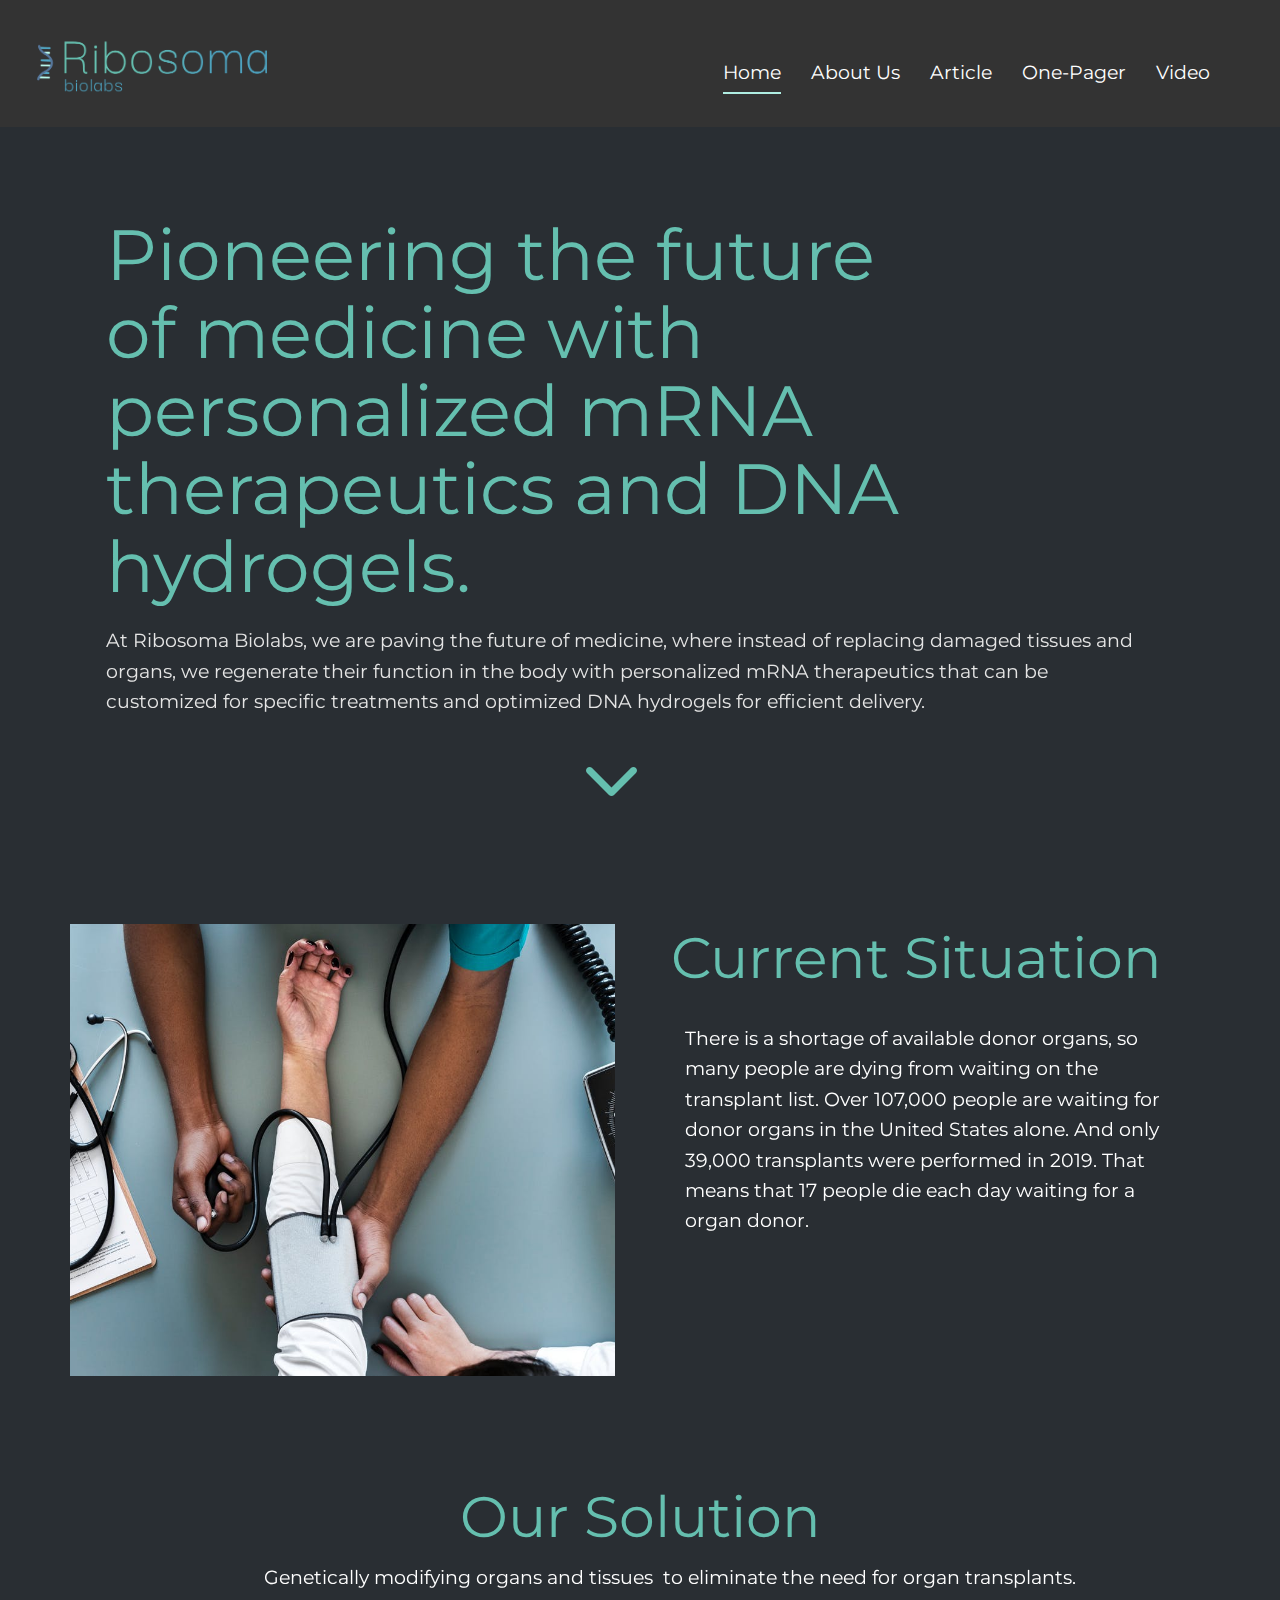
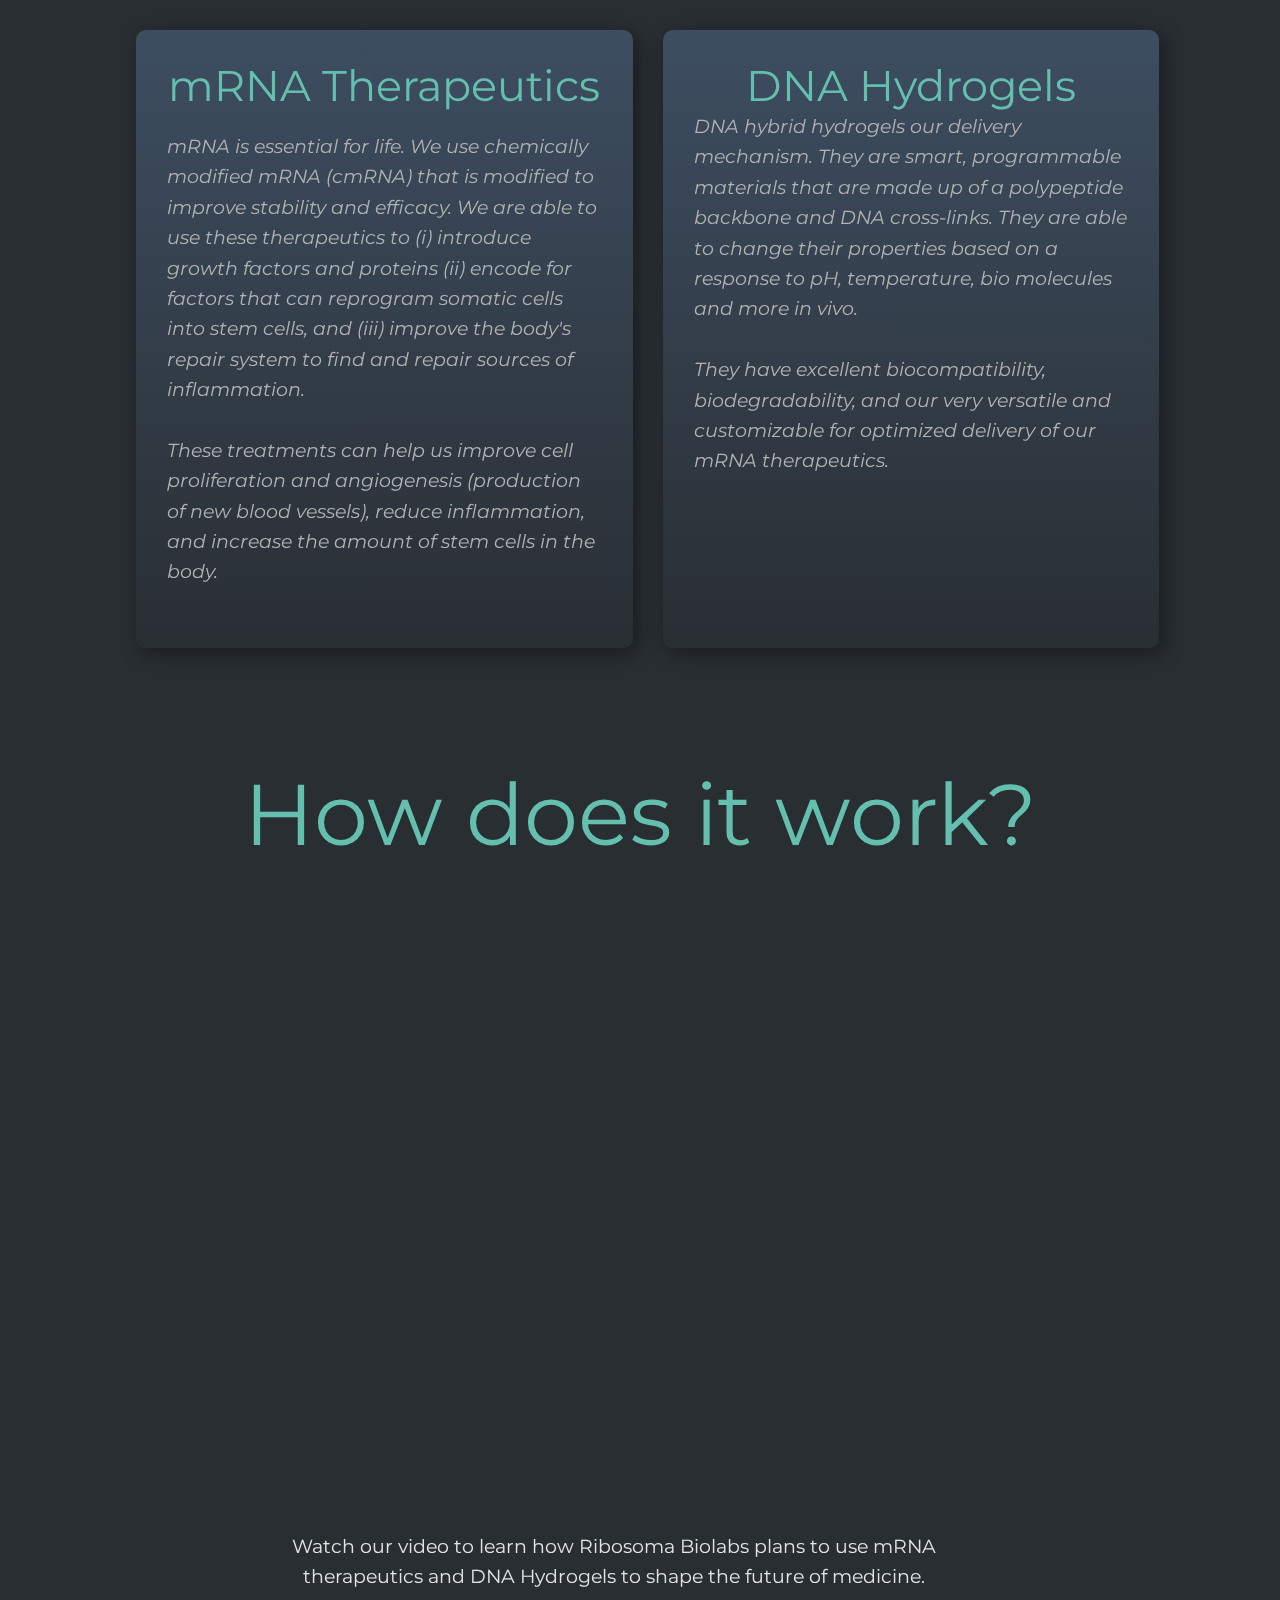
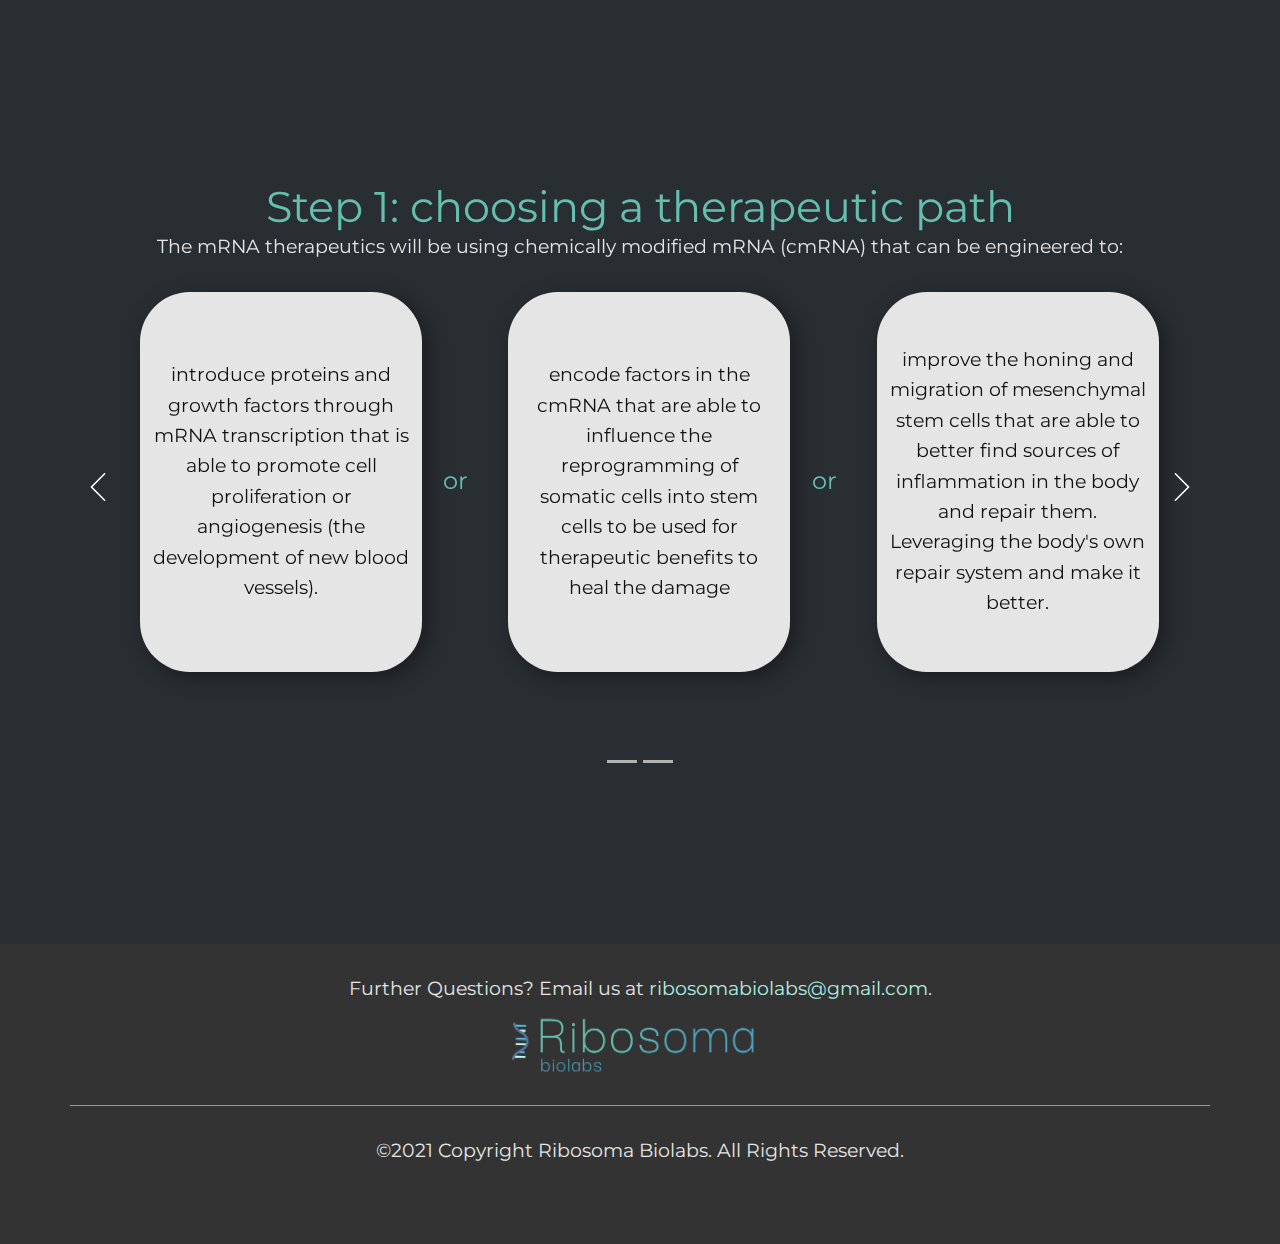
<file: Home.html>
<!DOCTYPE html>
<html style="font-size: 19px;" lang="en-CA">
  <head>
    <meta name="viewport" content="width=device-width, initial-scale=1.0">
    <meta charset="utf-8">
    <meta name="keywords" content="MEDICINE CENTER ON THE GO!">
    <meta name="description" content="">
    <meta name="page_type" content="np-template-header-footer-from-plugin">
    <title>Home</title>
    <link rel="stylesheet" href="nicepage.css" media="screen">
<link rel="stylesheet" href="Home.css" media="screen">
    <script class="u-script" type="text/javascript" src="jquery-1.9.1.min.js" defer=""></script>
    <script class="u-script" type="text/javascript" src="nicepage.js" defer=""></script>
    <link rel="icon" href="images/favicon.png">
    <link id="u-theme-google-font" rel="stylesheet" href="https://fonts.googleapis.com/css?family=Montserrat:100,100i,200,200i,300,300i,400,400i,500,500i,600,600i,700,700i,800,800i,900,900i">
    
    
    
    
    
    
    
    <script type="application/ld+json">{
		"@context": "http://schema.org",
		"@type": "Organization",
		"name": "mrna",
		"url": "index.html",
		"logo": "images/RibosomaLogo2.png"
}</script>
    <meta property="og:title" content="Home">
    <meta property="og:type" content="website">
    <meta name="theme-color" content="#afede2">
    <link rel="canonical" href="index.html">
    <meta property="og:url" content="index.html">
  </head>
  <body class="u-body"><header class="u-clearfix u-grey-80 u-header u-sticky u-header" id="sec-64b2"><a href="index.html" class="u-image u-logo u-image-1" data-image-width="736" data-image-height="287">
        <img src="images/RibosomaLogo2.png" class="u-logo-image u-logo-image-1" data-image-width="317.5469">
      </a><nav class="u-menu u-menu-dropdown u-offcanvas u-menu-1">
        <div class="menu-collapse" style="font-size: 1rem; letter-spacing: 0px;">
          <a class="u-button-style u-custom-left-right-menu-spacing u-custom-padding-bottom u-custom-text-active-color u-custom-text-color u-custom-text-hover-color u-custom-top-bottom-menu-spacing u-nav-link u-text-active-palette-1-base u-text-hover-palette-2-base" href="#">
            <svg class=""><use xlink:href="#menu-hamburger" class=""></use></svg>
            <svg version="1.1" xmlns="http://www.w3.org/2000/svg" xmlns:xlink="http://www.w3.org/1999/xlink" class=""><defs class=""><symbol id="menu-hamburger" viewBox="0 0 16 16" style="width: 16px; height: 16px;" class=""><rect y="1" width="16" height="2" class=""></rect><rect y="7" width="16" height="2" class=""></rect><rect y="13" width="16" height="2" class=""></rect>
</symbol>
</defs></svg>
          </a>
        </div>
        <div class="u-custom-menu u-nav-container">
          <ul class="u-nav u-spacing-30 u-unstyled u-nav-1"><li class="u-nav-item"><a class="u-border-2 u-border-active-palette-1-base u-border-hover-palette-1-light-1 u-border-no-left u-border-no-right u-border-no-top u-button-style u-nav-link u-text-active-white u-text-body-alt-color u-text-hover-palette-1-base" href="Home.html" style="padding: 10px 0px;">Home</a>
</li><li class="u-nav-item"><a class="u-border-2 u-border-active-palette-1-base u-border-hover-palette-1-light-1 u-border-no-left u-border-no-right u-border-no-top u-button-style u-nav-link u-text-active-white u-text-body-alt-color u-text-hover-palette-1-base" href="About-Us.html" style="padding: 10px 0px;">About Us</a>
</li><li class="u-nav-item"><a class="u-border-2 u-border-active-palette-1-base u-border-hover-palette-1-light-1 u-border-no-left u-border-no-right u-border-no-top u-button-style u-nav-link u-text-active-white u-text-body-alt-color u-text-hover-palette-1-base" href="https://www.notion.so/Article-b669ada22b6848acb3f72e892e92bc38" target="_blank" style="padding: 10px 0px;">Article</a>
</li><li class="u-nav-item"><a class="u-border-2 u-border-active-palette-1-base u-border-hover-palette-1-light-1 u-border-no-left u-border-no-right u-border-no-top u-button-style u-nav-link u-text-active-white u-text-body-alt-color u-text-hover-palette-1-base" href="https://drive.google.com/file/d/1IPS5QIrVwqDZl_W9Sy9QjgPNqt1t-FVQ/view?usp=sharing" target="_blank" style="padding: 10px 0px;">One-Pager</a>
</li><li class="u-nav-item"><a class="u-border-2 u-border-active-palette-1-base u-border-hover-palette-1-light-1 u-border-no-left u-border-no-right u-border-no-top u-button-style u-nav-link u-text-active-white u-text-body-alt-color u-text-hover-palette-1-base" href="https://www.youtube.com/watch?v=AV0CRTgM9yU" target="_blank" style="padding: 10px 0px;">Video</a>
</li></ul>
        </div>
        <div class="u-custom-menu u-nav-container-collapse">
          <div class="u-black u-container-style u-inner-container-layout u-opacity u-opacity-95 u-sidenav">
            <div class="u-sidenav-overflow">
              <div class="u-menu-close"></div>
              <ul class="u-align-center u-nav u-popupmenu-items u-unstyled u-nav-2"><li class="u-nav-item"><a class="u-button-style u-nav-link" href="index.html" style="padding: 10px 0px;">Home</a>
</li><li class="u-nav-item"><a class="u-button-style u-nav-link" href="About-Us.html" style="padding: 10px 0px;">About Us</a>
</li><li class="u-nav-item"><a class="u-button-style u-nav-link" href="https://www.notion.so/Article-b669ada22b6848acb3f72e892e92bc38" target="_blank" style="padding: 10px 0px;">Article</a>
</li><li class="u-nav-item"><a class="u-button-style u-nav-link" href="https://drive.google.com/file/d/1IPS5QIrVwqDZl_W9Sy9QjgPNqt1t-FVQ/view?usp=sharing" target="_blank" style="padding: 10px 0px;">One-Pager</a>
</li><li class="u-nav-item"><a class="u-button-style u-nav-link" href="https://www.youtube.com/watch?v=AV0CRTgM9yU" target="_blank" style="padding: 10px 0px;">Video</a>
</li></ul>
            </div>
          </div>
          <div class="u-black u-menu-overlay u-opacity u-opacity-70"></div>
        </div>
      </nav></header> 
    <section class="u-clearfix u-palette-5-dark-3 u-section-1" id="sec-bc13">
      <div class="u-clearfix u-sheet u-valign-middle-md u-valign-middle-sm u-sheet-1">
        <div class="u-container-style u-expanded-width-lg u-expanded-width-md u-expanded-width-sm u-expanded-width-xs u-group u-group-1">
          <div class="u-container-layout u-valign-middle-lg u-container-layout-1">
            <h1 class="u-text u-text-palette-2-base u-title u-text-1" data-animation-name="fadeIn" data-animation-duration="1000" data-animation-delay="0">Pioneering the future of medicine with personalized mRNA therapeutics and DNA hydrogels.</h1>
            <p class="u-text u-text-2" data-animation-name="fadeIn" data-animation-duration="1000" data-animation-delay="0">At Ribosoma Biolabs, we are paving the future of medicine, where instead of replacing damaged tissues and organs, we regenerate their function in the body with personalized mRNA therapeutics that can be customized for specific treatments and optimized DNA hydrogels for efficient delivery.</p><span class="u-align-center-lg u-align-center-md u-align-center-sm u-align-center-xs u-icon u-icon-circle u-radius-10 u-text-palette-2-base u-icon-1" data-href="/index.html#sec-4535" data-page-id="353323" data-animation-name="slideIn" data-animation-duration="1000" data-animation-delay="0" data-animation-direction="Down"><svg class="u-svg-link" preserveAspectRatio="xMidYMin slice" viewBox="0 0 451.847 451.847" style=""><use xlink:href="#svg-ad6b"></use></svg><svg class="u-svg-content" viewBox="0 0 451.847 451.847" x="0px" y="0px" id="svg-ad6b" style=""><g><path d="M225.923,354.706c-8.098,0-16.195-3.092-22.369-9.263L9.27,151.157c-12.359-12.359-12.359-32.397,0-44.751   c12.354-12.354,32.388-12.354,44.748,0l171.905,171.915l171.906-171.909c12.359-12.354,32.391-12.354,44.744,0   c12.365,12.354,12.365,32.392,0,44.751L248.292,345.449C242.115,351.621,234.018,354.706,225.923,354.706z"></path>
</g></svg></span>
          </div>
        </div>
      </div>
    </section>
    <section class="u-clearfix u-palette-5-dark-3 u-section-2" id="sec-4535">
      <div class="u-clearfix u-sheet u-valign-middle-lg u-valign-middle-xl u-sheet-1">
        <div class="u-clearfix u-expanded-width u-gutter-50 u-layout-wrap u-layout-wrap-1">
          <div class="u-layout">
            <div class="u-layout-row">
              <div class="u-container-style u-image u-layout-cell u-left-cell u-size-30 u-image-1" data-animation-name="fadeIn" data-animation-duration="1000" data-animation-delay="0">
                <div class="u-container-layout"></div>
              </div>
              <div class="u-container-style u-layout-cell u-right-cell u-size-30 u-layout-cell-2">
                <div class="u-container-layout">
                  <h3 class="u-text u-text-palette-2-base u-text-1" data-animation-name="fadeIn" data-animation-duration="1000" data-animation-delay="0">Current Situation</h3>
                  <p class="u-text u-text-body-alt-color u-text-2" data-animation-name="fadeIn" data-animation-duration="1000" data-animation-delay="0">There is a shortage of available donor organs, so many people are dying from waiting on the transplant list. Over 107,000 people are waiting for donor organs in the United States alone. And only 39,000 transplants were performed in 2019. That means that 17 people die each day waiting for a organ donor.</p>
                </div>
              </div>
            </div>
          </div>
        </div>
      </div>
    </section>
    <section class="u-align-center u-clearfix u-palette-5-dark-3 u-section-3" id="carousel_2d09">
      <div class="u-clearfix u-sheet u-valign-middle-sm u-sheet-1">
        <h3 class="u-align-center u-text u-text-palette-2-base u-text-1" data-animation-name="fadeIn" data-animation-duration="1000" data-animation-delay="0">Our Solution</h3>
        <p class="u-align-center u-text u-text-body-alt-color u-text-2" data-animation-name="fadeIn" data-animation-duration="1000" data-animation-delay="0">Genetically modifying organs and tissues&nbsp; to eliminate the need for organ transplants.</p>
        <div class="u-expanded-width-md u-expanded-width-sm u-expanded-width-xs u-list u-list-1">
          <div class="u-repeater u-repeater-1">
            <div class="u-container-style u-gradient u-list-item u-repeater-item u-shape-round u-list-item-1" data-animation-name="fadeIn" data-animation-duration="1000" data-animation-delay="0">
              <div class="u-container-layout u-similar-container u-valign-middle-lg u-valign-middle-md u-valign-middle-sm u-container-layout-1">
                <h3 class="u-align-center u-text u-text-palette-2-base u-text-3" spellcheck="false">mRNA Therapeutics</h3>
                <p class="u-align-left u-text u-text-grey-30 u-text-4" spellcheck="false">mRNA is essential for life. We use chemically modified mRNA (cmRNA) that is modified to improve stability and efficacy. We are able to use these therapeutics to (i) introduce growth factors and proteins (ii) encode for factors that can reprogram somatic cells into stem cells, and (iii) improve the body's repair system to find and repair sources of inflammation.<br>
                  <br>These treatments can help us improve cell proliferation and angiogenesis (production of new blood vessels), reduce inflammation, and increase the amount of stem cells in the body.<br>
                  <br>
                </p>
              </div>
            </div>
            <div class="u-container-style u-gradient u-list-item u-repeater-item u-shape-round u-list-item-2" data-animation-name="fadeIn" data-animation-duration="1000" data-animation-delay="0">
              <div class="u-container-layout u-similar-container u-valign-middle-lg u-valign-middle-md u-valign-middle-sm u-container-layout-2">
                <h3 class="u-align-center u-text u-text-palette-2-base u-text-5">DNA Hydrogels</h3>
                <p class="u-align-left u-text u-text-grey-30 u-text-6" spellcheck="false">DNA hybrid hydrogels our delivery mechanism. They are smart, programmable materials that are made up of a polypeptide backbone and DNA cross-links. They are able to change their properties based on a response to pH, temperature, bio molecules and more in vivo.&nbsp;<br>
                  <br>They have excellent biocompatibility, biodegradability, and our very versatile and customizable for optimized delivery of our mRNA therapeutics.<br>
                </p>
              </div>
            </div>
          </div>
        </div>
      </div>
    </section>
    <section class="u-align-center u-clearfix u-palette-5-dark-3 u-section-4" id="sec-64fa">
      <div class="u-clearfix u-sheet u-valign-middle-md u-valign-middle-xs u-sheet-1">
        <h1 class="u-text u-text-palette-2-base u-text-1" data-animation-name="fadeIn" data-animation-duration="1000" data-animation-delay="0">How does it work?</h1>
      </div>
    </section>
    <section class="u-align-center u-clearfix u-palette-5-dark-3 u-section-5" id="sec-93e9">
      <div class="u-clearfix u-sheet u-valign-middle-sm u-sheet-1">
        <div class="u-align-center u-expanded-width-sm u-expanded-width-xs u-video u-video-1" data-animation-name="fadeIn" data-animation-duration="1000" data-animation-delay="0">
          <div class="embed-responsive embed-responsive-1">
            <iframe style="position: absolute;top: 0;left: 0;width: 100%;height: 100%;" class="embed-responsive-item" src="https://www.youtube.com/embed/AV0CRTgM9yU?mute=0&amp;showinfo=0&amp;controls=1&amp;start=0" frameborder="0" allowfullscreen=""></iframe>
          </div>
        </div>
        <p class="u-text u-text-1" data-animation-name="fadeIn" data-animation-duration="1000" data-animation-delay="0">Watch our video to learn how Ribosoma Biolabs plans to use mRNA therapeutics and DNA Hydrogels to shape the future of medicine.</p>
      </div>
    </section>
    <section class="u-align-center u-clearfix u-palette-5-dark-3 u-section-6" id="sec-e7b8">
      <div class="u-clearfix u-sheet u-sheet-1">
        <div id="carousel-a368" data-interval="5000" data-u-ride="carousel" class="pointer-event u-carousel u-carousel-left u-expanded-width u-slider u-slider-1">
          <ol class="u-absolute-hcenter u-carousel-indicators u-carousel-indicators-1">
            <li data-u-target="#carousel-a368" class="u-active u-grey-30" data-u-slide-to="0"></li>
            <li data-u-target="#carousel-a368" class="u-grey-30" data-u-slide-to="1"></li>
          </ol>
          <div class="u-carousel-inner" role="listbox">
            <div class="test-slide u-active u-carousel-item u-container-style u-slide">
              <div class="u-container-layout u-container-layout-2">
                <h3 class="u-align-center u-text u-text-palette-2-base u-text-1" data-animation-name="fadeIn" data-animation-duration="1000" data-animation-delay="0">Step 1: choosing a therapeutic path </h3>
                <p class="u-align-center u-text u-text-4" data-animation-name="fadeIn" data-animation-duration="1000" data-animation-delay="0">The mRNA therapeutics will be using chemically modified mRNA (cmRNA) that can be engineered to:</p>
                <div class="u-palette-1-base u-shape u-shape-rectangle u-shape-1"></div>

                <div class="grid-container">
                  <div class="grid-item small-responsive u-align-center u-container-style u-grey-10 u-group u-radius-50 u-shape-round u-group-1" data-animation-name="fadeIn" data-animation-duration="1000" data-animation-delay="0">
                    <p class="u-text-body-color u-text text-body vertical-center">introduce proteins and growth factors through mRNA transcription that is able to promote cell proliferation or angiogenesis (the development of new blood vessels).</p>
                  </div>
                  <div class="grid-item vertical-center" data-animation-name="fadeIn" data-animation-duration="1000" data-animation-delay="0">
                    <h5 class="u-align-center u-text u-text-palette-2-base" data-animation-name="fadeIn" data-animation-duration="1000" data-animation-delay="0">or</h5>
                  </div>
                  <div class="grid-item small-responsive u-align-center u-container-style u-grey-10 u-group u-radius-50 u-shape-round u-group-1" data-animation-name="fadeIn" data-animation-duration="1000" data-animation-delay="0">
                    <p class="u-text-body-color u-text text-body vertical-center">encode factors in the cmRNA that are able to influence the reprogramming of somatic cells into stem cells to be used for therapeutic benefits to heal the damage</p>
                  </div>
                  <div class="grid-item vertical-center" data-animation-name="fadeIn" data-animation-duration="1000" data-animation-delay="0">
                    <h5 class="u-align-center u-text u-text-palette-2-base" data-animation-name="fadeIn" data-animation-duration="1000" data-animation-delay="0">or</h5>
                  </div>
                  <div class="grid-item small-responsive u-align-center u-container-style u-grey-10 u-group u-radius-50 u-shape-round u-group-1" data-animation-name="fadeIn" data-animation-duration="1000" data-animation-delay="0">
                    <p class="u-text-body-color u-text text-body vertical-center">improve the honing and migration of mesenchymal stem cells that are able to better find sources of inflammation in the body and repair them. Leveraging the body's own repair system and make it better.</p>
                  </div>
                </div>
              </div>
            </div>
            <div class="test-slide u-carousel-item u-container-style u-slide">
              <div class="u-container-layout u-valign-bottom-md u-container-layout-1">
                <h3 class="u-align-center u-text u-text-palette-2-base u-text-1" data-animation-name="fadeIn" data-animation-duration="1000" data-animation-delay="0">Step 2: generating and modifying a mRNA sequence</h3>
                <p class="u-align-center u-text u-text-2" data-animation-name="fadeIn" data-animation-duration="1000" data-animation-delay="0">After choosing a specific function and organ, we generate optimized mRNA sequences for maximum efficiency. Alongside the help of DNA Hydrogels as our delivery mechanism, we modify our mRNA in 4 ways to increase stability and efficacy: 5' Prime Cap Structure, 5' and 3' untranslated regions (UTRs), Poly(A) tail, Coding Nucleotides.</p>
                <img src="images/mrna.png" alt="" class="u-align-center u-image u-image-round u-radius-10 u-image-1" data-image-width="864" data-image-height="714" data-animation-name="fadeIn" data-animation-duration="1000" data-animation-delay="0">
              </div>
            </div>
          </div>
          <a class="u-absolute-vcenter u-carousel-control u-carousel-control-prev u-opacity u-opacity-40 u-spacing-14 u-text-body-alt-color u-text-hover-palette-2-base u-carousel-control-1" href="#carousel-a368" role="button" data-u-slide="prev">
            <span aria-hidden="true">
              <svg viewBox="0 0 477.175 477.175"><path d="M145.188,238.575l215.5-215.5c5.3-5.3,5.3-13.8,0-19.1s-13.8-5.3-19.1,0l-225.1,225.1c-5.3,5.3-5.3,13.8,0,19.1l225.1,225
                    c2.6,2.6,6.1,4,9.5,4s6.9-1.3,9.5-4c5.3-5.3,5.3-13.8,0-19.1L145.188,238.575z"></path></svg>
            </span>
            <span class="sr-only">+Previous</span>
          </a>
          <a class="u-absolute-vcenter u-carousel-control u-carousel-control-next u-opacity u-opacity-40 u-spacing-14 u-text-body-alt-color u-text-hover-palette-2-base u-carousel-control-2" href="#carousel-a368" role="button" data-u-slide="next">
            <span aria-hidden="true">
              <svg viewBox="0 0 477.175 477.175"><path d="M360.731,229.075l-225.1-225.1c-5.3-5.3-13.8-5.3-19.1,0s-5.3,13.8,0,19.1l215.5,215.5l-215.5,215.5
                    c-5.3,5.3-5.3,13.8,0,19.1c2.6,2.6,6.1,4,9.5,4c3.4,0,6.9-1.3,9.5-4l225.1-225.1C365.931,242.875,365.931,234.275,360.731,229.075z"></path></svg>
            </span>
            <span class="sr-only">+Next</span>
          </a>
        </div>
      </div>
    </section>
    
    
    <footer class="u-clearfix u-footer u-grey-80" id="sec-d28a"><div class="u-clearfix u-sheet u-sheet-1">
        <p class="u-align-center u-text u-text-1" spellcheck="false">Further Questions? Email us at <a href="mailto:ribosomabiolabs@gmail.com" class="u-active-none u-border-none u-btn u-button-link u-button-style u-hover-none u-none u-text-palette-1-base u-btn-1">ribosomabiolabs@gmail.com</a>.
        </p>
        <a href="https://nicepage.com" class="u-align-center u-image u-logo u-image-1" data-image-width="736" data-image-height="287">
          <img src="images/RibosomaLogo2.png" class="u-logo-image u-logo-image-1" data-image-width="335.387">
        </a>
        <div class="u-border-1 u-border-white u-expanded-width u-line u-line-horizontal u-opacity u-opacity-50 u-line-1"></div>
        <p class="u-align-center u-text u-text-2">©2021 Copyright Ribosoma Biolabs. All Rights Reserved.</p>
      </div></footer><span style="height: 64px; width: 64px; margin-left: 0px; margin-right: auto; margin-top: 0px; background-image: linear-gradient(#999999, #c0d5ec); right: 20px; bottom: 20px;" class="u-back-to-top u-gradient u-icon u-icon-circle u-opacity u-opacity-80 u-spacing-15" data-href="#">
        <svg class="u-svg-link" preserveAspectRatio="xMidYMin slice" viewBox="0 0 551.13 551.13"><use xmlns:xlink="http://www.w3.org/1999/xlink" xlink:href="#svg-1d98" class=""></use></svg>
        <svg class="u-svg-content" enable-background="new 0 0 551.13 551.13" viewBox="0 0 551.13 551.13" xmlns="http://www.w3.org/2000/svg" id="svg-1d98"><path d="m275.565 189.451 223.897 223.897h51.668l-275.565-275.565-275.565 275.565h51.668z" class=""></path></svg>
    </span>
  </body>
</html>
</file>
